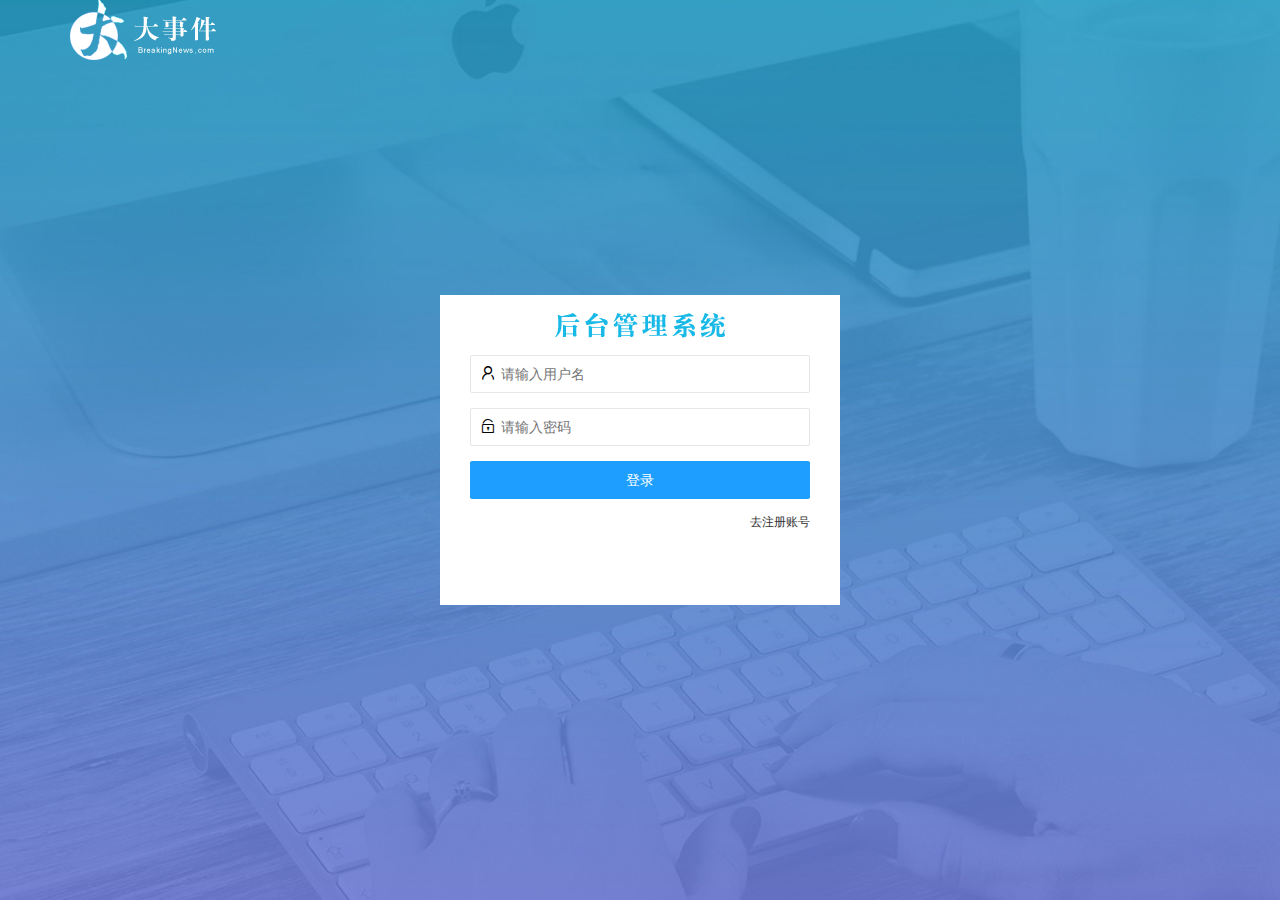
<file: login.html>
<!DOCTYPE html>
<html lang="en">

<head>
  <meta charset="UTF-8">
  <meta name="viewport" content="width=device-width, initial-scale=1.0">
  <title>大事件—登录、注册</title>
  <!--  导入 layui css样式-->
  <link rel="stylesheet" href="/assets/lib/layui/css/layui.css" />
  <!-- 导入自己的样式 -->
  <link rel="stylesheet" href="/assets/css/login.css" />
</head>

<body>
  <!-- 头部 logo 区域 -->
  <div class='layui-main'>
    <img src="/assets/images/logo.png" alt="" />
  </div>
  <!-- 登录区域 -->
  <div class="loginAndRegBox">
    <div class="title-box"></div>

    <!-- 登录区域 -->
    <div class="login-box">
      <!-- 登录的表单 -->
      <form class="layui-form" id="form_login">
        <!-- 用户名 -->
        <div class="layui-form-item">
          <i class="layui-icon layui-icon-username"></i>
          <input type="text" name="username" required lay-verify="required" placeholder="请输入用户名" autocomplete="off"
            class="layui-input">
        </div>
        <!-- 密码 -->
        <div class="layui-form-item">
          <i class="layui-icon layui-icon-password"></i>
          <input type="password" name="password" required lay-verify="required|pwd" placeholder="请输入密码"
            autocomplete="off" class="layui-input">
        </div>
        <!-- 登录按钮 -->
        <div class="layui-form-item">
          <button class="layui-btn layui-btn-fluid layui-btn-normal" lay-submit>登录</button>
        </div>

        <div class="layui-form-item links">
          <a href="javascript:;" id="link_reg">去注册账号</a>
        </div>
      </form>
    </div>


    <!-- 注册区域 -->
    <div class="reg-box">
      <form class="layui-form" id="form_reg">
        <!-- 用户名 -->
        <div class="layui-form-item">
          <i class="layui-icon layui-icon-username"></i>
          <input type="text" name="username" required lay-verify="required" placeholder="请输入用户名" autocomplete="off"
            class="layui-input">
        </div>
        <!-- 密码 -->
        <div class="layui-form-item">
          <i class="layui-icon layui-icon-password"></i>
          <input type="password" name="password" required lay-verify="required|pwd" placeholder="请输入密码"
            autocomplete="off" class="layui-input">
        </div>
        <!-- 确认密码 -->
        <div class="layui-form-item">
          <i class="layui-icon layui-icon-password"></i>
          <input type="password" name="repassword" required lay-verify="required|pwd|repwd" placeholder="请再次输入密码"
            autocomplete="off" class="layui-input">
        </div>
        <!-- 注册按钮 -->
        <div class="layui-form-item">
          <button class="layui-btn layui-btn-fluid layui-btn-normal" lay-submit>注册</button>
        </div>
        <div class="layui-form-item links">
          <a href="javascript:;" id="link_login" class="">去登录</a>
        </div>
      </form>
    </div>
  </div>

  <!-- 导入 jquery js文件 -->
  <script src="/assets/lib/jquery.js"></script>
  <!-- 导入 layui js文件 -->
  <script src="/assets/lib/layui/layui.all.js"></script>
  <!-- 导入自己的js文件 -->
  <script src="/assets/js/login.js"></script>
</body>

</html>
</file>
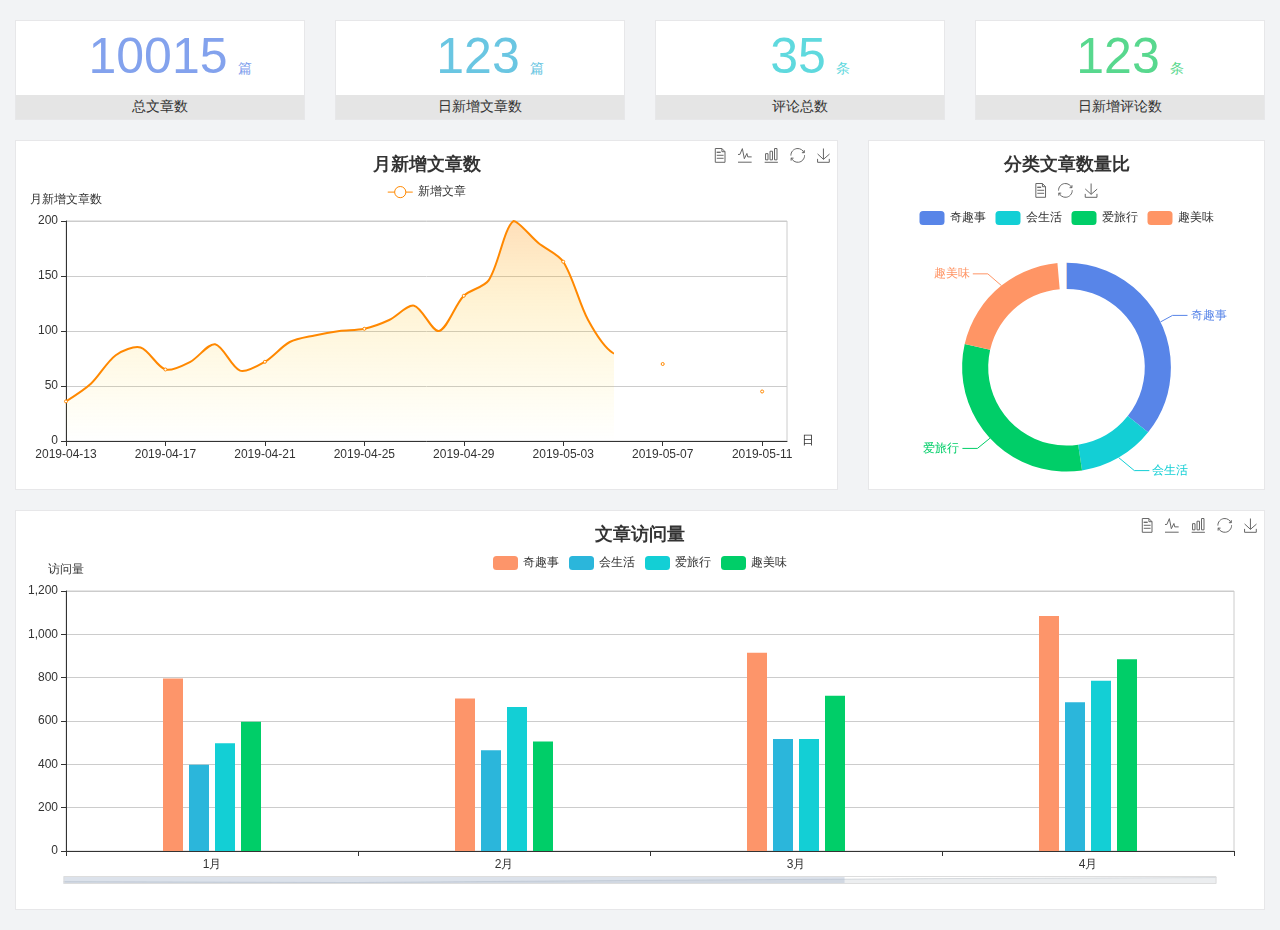
<file: home/dashboard.html>
<!DOCTYPE html>
<html lang="en">

<head>
  <meta charset="UTF-8">
  <meta name="viewport" content="width=device-width, initial-scale=1.0">
  <meta http-equiv="X-UA-Compatible" content="ie=edge">
  <title>图表统计</title>
  <link rel="stylesheet" href="../../assets/lib/bootstrap.css" />
  <link rel="stylesheet" href="../../assets/lib/main.css" />
  <script src="../../assets/lib/jquery.js"></script>
  <script type="text/javascript" src="../../assets/lib/echarts.min.js"></script>
</head>

<body>
  <div class="container-fluid">
    <div class="row spannel_list">
      <div class="col-sm-3 col-xs-6">
        <div class="spannel">
          <em>10015</em><span>篇</span>
          <b>总文章数</b>
        </div>
      </div>
      <div class="col-sm-3 col-xs-6">
        <div class="spannel scolor01">
          <em>123</em><span>篇</span>
          <b>日新增文章数</b>
        </div>
      </div>
      <div class="col-sm-3 col-xs-6">
        <div class="spannel scolor02">
          <em>35</em><span>条</span>
          <b>评论总数</b>
        </div>
      </div>
      <div class="col-sm-3 col-xs-6">
        <div class="spannel scolor03">
          <em>123</em><span>条</span>
          <b>日新增评论数</b>
        </div>
      </div>
    </div>
  </div>

  <div class="container-fluid">
    <div class="row curve-pie">
      <div class="col-lg-8 col-md-8">
        <div class="gragh_pannel" id="curve_show"></div>
      </div>
      <div class="col-lg-4 col-md-4">
        <div class="gragh_pannel" id="pie_show"></div>
      </div>
    </div>
  </div>

  <div class="container-fluid">
    <div class="column_pannel" id="column_show"></div>
  </div>

  <script>
    var oChart = echarts.init(document.getElementById('curve_show'));
    var aList_all = [
      { 'count': 36, 'date': '2019-04-13' },
      { 'count': 52, 'date': '2019-04-14' },
      { 'count': 78, 'date': '2019-04-15' },
      { 'count': 85, 'date': '2019-04-16' },
      { 'count': 65, 'date': '2019-04-17' },
      { 'count': 72, 'date': '2019-04-18' },
      { 'count': 88, 'date': '2019-04-19' },
      { 'count': 64, 'date': '2019-04-20' },
      { 'count': 72, 'date': '2019-04-21' },
      { 'count': 90, 'date': '2019-04-22' },
      { 'count': 96, 'date': '2019-04-23' },
      { 'count': 100, 'date': '2019-04-24' },
      { 'count': 102, 'date': '2019-04-25' },
      { 'count': 110, 'date': '2019-04-26' },
      { 'count': 123, 'date': '2019-04-27' },
      { 'count': 100, 'date': '2019-04-28' },
      { 'count': 132, 'date': '2019-04-29' },
      { 'count': 146, 'date': '2019-04-30' },
      { 'count': 200, 'date': '2019-05-01' },
      { 'count': 180, 'date': '2019-05-02' },
      { 'count': 163, 'date': '2019-05-03' },
      { 'count': 110, 'date': '2019-05-04' },
      { 'count': 80, 'date': '2019-05-05' },
      { 'count': 82, 'date': '2019-05-06' },
      { 'count': 70, 'date': '2019-05-07' },
      { 'count': 65, 'date': '2019-05-08' },
      { 'count': 54, 'date': '2019-05-09' },
      { 'count': 40, 'date': '2019-05-10' },
      { 'count': 45, 'date': '2019-05-11' },
      { 'count': 38, 'date': '2019-05-12' },
    ];

    let aCount = [];
    let aDate = [];

    for (var i = 0; i < aList_all.length; i++) {
      aCount.push(aList_all[i].count);
      aDate.push(aList_all[i].date);
    }

    var chartopt = {
      title: {
        text: '月新增文章数',
        left: 'center',
        top: '10'
      },
      tooltip: {
        trigger: 'axis'
      },
      legend: {
        data: ['新增文章'],
        top: '40'
      },
      toolbox: {
        show: true,
        feature: {
          mark: { show: true },
          dataView: { show: true, readOnly: false },
          magicType: { show: true, type: ['line', 'bar'] },
          restore: { show: true },
          saveAsImage: { show: true }
        }
      },
      calculable: true,
      xAxis: [
        {
          name: '日',
          type: 'category',
          boundaryGap: false,
          data: aDate
        }
      ],
      yAxis: [
        {
          name: '月新增文章数',
          type: 'value'
        }
      ],
      series: [
        {
          name: '新增文章',
          type: 'line',
          smooth: true,
          itemStyle: { normal: { areaStyle: { type: 'default' }, color: '#f80' }, lineStyle: { color: '#f80' } },
          data: aCount
        }],
      areaStyle: {
        normal: {
          color: new echarts.graphic.LinearGradient(0, 0, 0, 1, [{
            offset: 0,
            color: 'rgba(255,136,0,0.39)'
          }, {
            offset: .34,
            color: 'rgba(255,180,0,0.25)'
          }, {
            offset: 1,
            color: 'rgba(255,222,0,0.00)'
          }])

        }
      },
      grid: {
        show: true,
        x: 50,
        x2: 50,
        y: 80,
        height: 220
      }
    };

    oChart.setOption(chartopt);


    var oPie = echarts.init(document.getElementById('pie_show'));
    var oPieopt =
    {
      title: {
        top: 10,
        text: '分类文章数量比',
        x: 'center'
      },
      tooltip: {
        trigger: 'item',
        formatter: "{a} <br/>{b} : {c} ({d}%)"
      },
      color: ['#5885e8', '#13cfd5', '#00ce68', '#ff9565'],
      legend: {
        x: 'center',
        top: 65,
        data: ['奇趣事', '会生活', '爱旅行', '趣美味']
      },
      toolbox: {
        show: true,
        x: 'center',
        top: 35,
        feature: {
          mark: { show: true },
          dataView: { show: true, readOnly: false },
          magicType: {
            show: true,
            type: ['pie', 'funnel'],
            option: {
              funnel: {
                x: '25%',
                width: '50%',
                funnelAlign: 'left',
                max: 1548
              }
            }
          },
          restore: { show: true },
          saveAsImage: { show: true }
        }
      },
      calculable: true,
      series: [
        {
          name: '访问来源',
          type: 'pie',
          radius: ['45%', '60%'],
          center: ['50%', '65%'],
          data: [
            { value: 300, name: '奇趣事' },
            { value: 100, name: '会生活' },
            { value: 260, name: '爱旅行' },
            { value: 180, name: '趣美味' }
          ]
        }
      ]
    };
    oPie.setOption(oPieopt);



    var oColumn = this.echarts.init(document.getElementById('column_show'));
    var oColumnopt =
    {
      title: {
        text: '文章访问量',
        left: 'center',
        top: '10'
      },
      tooltip: {
        trigger: 'axis'
      },
      legend: {
        data: ['奇趣事', '会生活', '爱旅行', '趣美味'],
        top: '40'
      },
      toolbox: {
        show: true,
        feature: {
          mark: { show: true },
          dataView: { show: true, readOnly: false },
          magicType: { show: true, type: ['line', 'bar'] },
          restore: { show: true },
          saveAsImage: { show: true }
        }
      },
      calculable: true,
      xAxis: [
        {
          type: 'category',
          data: ['1月', '2月', '3月', '4月', '5月']
        }
      ],
      yAxis: [
        {
          name: '访问量',
          type: 'value'
        }
      ],
      series: [
        {
          name: '奇趣事',
          type: 'bar',
          barWidth: 20,
          itemStyle: {
            normal: { areaStyle: { type: 'default' }, color: '#fd956a' }
          },
          data: [800, 708, 920, 1090, 1200]
        },
        {
          name: '会生活',
          type: 'bar',
          barWidth: 20,
          itemStyle: {
            normal: { areaStyle: { type: 'default' }, color: '#2bb6db' }
          },
          data: [400, 468, 520, 690, 800]
        },
        {
          name: '爱旅行',
          type: 'bar',
          barWidth: 20,
          itemStyle: {
            normal: { areaStyle: { type: 'default' }, color: '#13cfd5' }
          },
          data: [500, 668, 520, 790, 900]
        },
        {
          name: '趣美味',
          type: 'bar',
          barWidth: 20,
          itemStyle: {
            normal: { areaStyle: { type: 'default' }, color: '#00ce68' }
          },
          data: [600, 508, 720, 890, 1000]
        }
      ],
      grid: {
        show: true,
        x: 50,
        x2: 30,
        y: 80,
        height: 260
      },
      dataZoom: [//给x轴设置滚动条
        {
          start: 0,//默认为0
          end: 100 - 1000 / 31,//默认为100
          type: 'slider',
          show: true,
          xAxisIndex: [0],
          handleSize: 0,//滑动条的 左右2个滑动条的大小
          height: 8,//组件高度
          left: 45, //左边的距离
          right: 50,//右边的距离
          bottom: 26,//右边的距离
          handleColor: '#ddd',//h滑动图标的颜色
          handleStyle: {
            borderColor: "#cacaca",
            borderWidth: "1",
            shadowBlur: 2,
            background: "#ddd",
            shadowColor: "#ddd",
          }
        }]
    };
    oColumn.setOption(oColumnopt);
  </script>
</body>

</html>
</file>
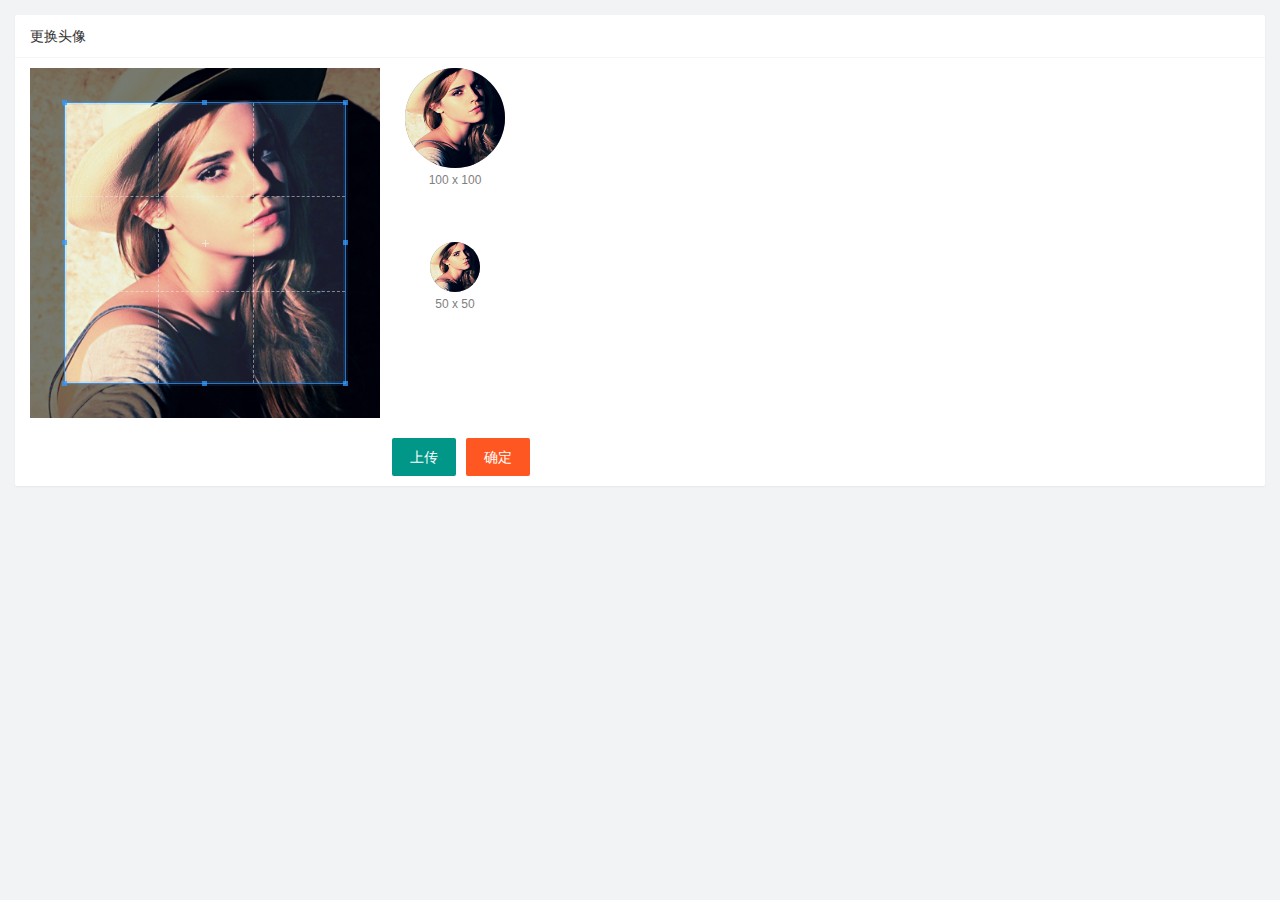
<file: user/user_avatar.html>
<!DOCTYPE html>
<html lang="en">

<head>
  <meta charset="UTF-8">
  <meta name="viewport" content="width=device-width, initial-scale=1.0">
  <title>Document</title>

  <link rel="stylesheet" href="/assets/lib/cropper/cropper.css" />
  <!-- 导入 layui 的css样式 -->
  <link rel="stylesheet" href="../assets/lib/layui/css/layui.css">
  <!-- 导入自己的css 样式 -->
  <link rel="stylesheet" href="/assets/css/user/user_avatar.css">
</head>

<body>
  <!-- 卡片面板 -->
  <div class="layui-card">
    <div class="layui-card-header">更换头像</div>
    <div class="layui-card-body">
      <!-- 第一行的图片裁剪和预览区域 -->
      <div class="row1">
        <!-- 图片裁剪区域 -->
        <div class="cropper-box">
          <!-- 这个 img 标签很重要，将来会把它初始化为裁剪区域 -->
          <img id="image" src="/assets/images/sample.jpg" />
        </div>
        <!-- 图片的预览区域 -->
        <div class="preview-box">
          <div>
            <!-- 宽高为 100px 的预览区域 -->
            <div class="img-preview w100"></div>
            <p class="size">100 x 100</p>
          </div>
          <div>
            <!-- 宽高为 50px 的预览区域 -->
            <div class="img-preview w50"></div>
            <p class="size">50 x 50</p>
          </div>
        </div>
      </div>
      <!-- 第二行的按钮区域 -->
      <div class="row2">
        <input type="file" id="file" accept="image/png,image/jpeg" />
        <button type="button" class="layui-btn" id="btnChooseImage">上传</button>
        <button type="button" class="layui-btn layui-btn-danger" id="btnUpload">确定</button>
      </div>
    </div>
  </div>


  <!-- 导入 layui 的JS文件 -->
  <script src='/assets/lib/layui/layui.all.js'></script>
  <!-- 导入 jQuery -->
  <script src='/assets/lib/jquery.js'></script>
  <script src="/assets/lib/cropper/Cropper.js"></script>
  <script src="/assets/lib/cropper/jquery-cropper.js"></script>
  <!-- 导入自己封装的 baseAPI -->
  <script src='/assets/js/baseAPI.js'></script>
  <!-- 导入自己的 js 文件 -->
  <script src='/assets/js/user/user_avatar.js'></script>
</body>

</html>
</file>
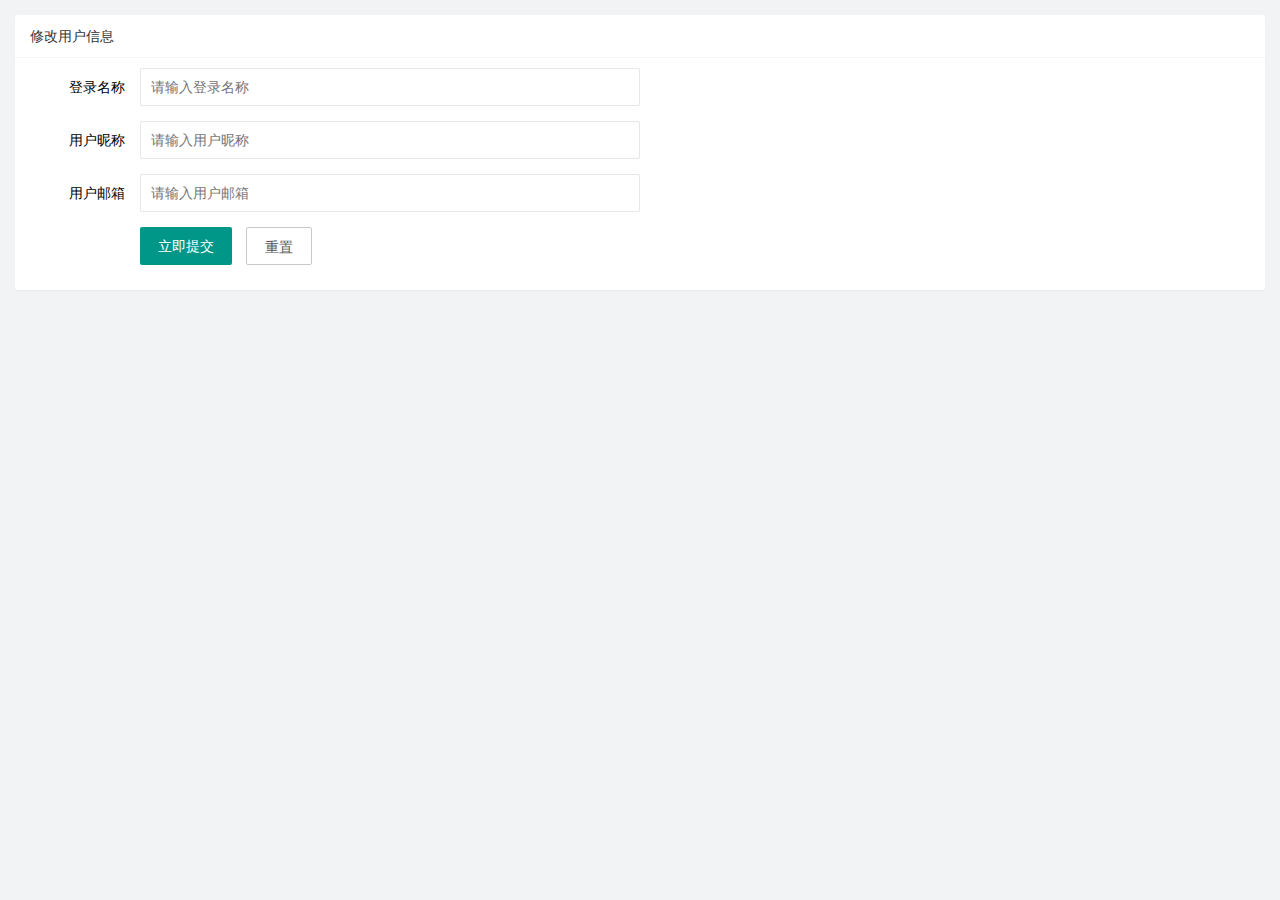
<file: user/user_info.html>
<!DOCTYPE html>
<html lang="en">

<head>
  <meta charset="UTF-8">
  <meta name="viewport" content="width=device-width, initial-scale=1.0">
  <title>Document</title>
  <!-- 导入 layui 的css样式 -->
  <link rel="stylesheet" href="../assets/lib/layui/css/layui.css">
  <!-- 导入自己的css 样式 -->
  <link rel="stylesheet" href="/assets/css/user/user_info.css">
</head>

<body>
  <!-- 卡片面板 -->
  <div class="layui-card">
    <div class="layui-card-header">修改用户信息</div>
    <div class="layui-card-body">
      <!-- 表单区域 -->
      <form class="layui-form" lay-filter='formUserInfo'>
        <!-- 这是一个隐藏域 -->
        <input type="hidden" name="id" value=""/>
        <!-- 用户名称框 -->
        <div class="layui-form-item">
          <label class="layui-form-label">登录名称</label>
          <div class="layui-input-block">
            <input type="text" name="username" required lay-verify="required" placeholder="请输入登录名称" autocomplete="off"
              class="layui-input" readonly>
            <!-- readonly 禁用用户输入 -->
          </div>
        </div>

        <!--用户昵称框 -->
        <div class="layui-form-item">
          <label class="layui-form-label">用户昵称</label>
          <div class="layui-input-block">
            <input type="text" name="nickname" required lay-verify="required|nickname" placeholder="请输入用户昵称"
              autocomplete="off" class="layui-input">
          </div>
        </div>

        <!-- 用户邮箱框 -->
        <div class="layui-form-item">
          <label class="layui-form-label">用户邮箱</label>
          <div class="layui-input-block">
            <input type="text" name="email" required lay-verify="required" placeholder="请输入用户邮箱" autocomplete="off"
              class="layui-input">
          </div>
        </div>

        <div class="layui-form-item">
          <div class="layui-input-block">
            <button class="layui-btn" lay-submit lay-filter="formDemo">立即提交</button>
            <button type="reset" class="layui-btn layui-btn-primary" id="btnReset">重置</button>
          </div>
        </div>

      </form>
    </div>
  </div>



  <!-- 导入 layui JS文件 -->
  <script src="../assets/lib/layui/layui.all.js"></script>
  <!-- 导入 Jquery 的JS文件 -->
  <script src="../assets/lib/jquery.js"></script>
  <!-- 导入 baseAPI 文件 -->
  <script src="../assets/js/baseAPI.js"></script>
  <!-- 导入自己的JS文件 -->
  <script src="../assets/js/user/user_info.js"></script>

</body>

</html>
</file>
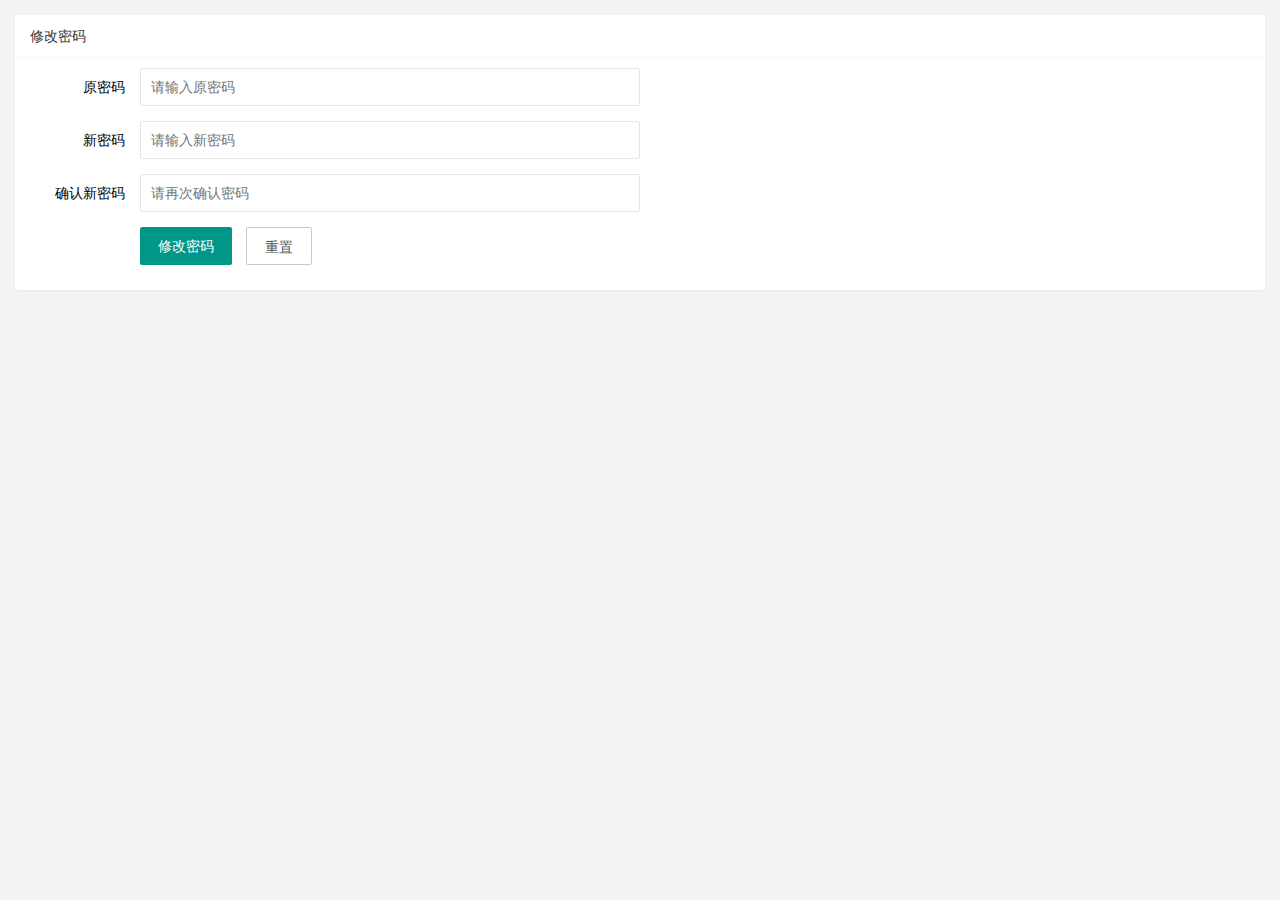
<file: user/user_pwd.html>
<!DOCTYPE html>
<html lang="en">

<head>
  <meta charset="UTF-8">
  <meta name="viewport" content="width=device-width, initial-scale=1.0">
  <title>Document</title>
   <!-- 导入 layui 的css样式 -->
   <link rel="stylesheet" href="../assets/lib/layui/css/layui.css">
   <!-- 导入自己的css 样式 -->
   <link rel="stylesheet" href="/assets/css/user/user_pwd.css">
</head>

<body>
  <!-- 卡片区域 -->
  <div class="layui-card">
    <div class="layui-card-header">修改密码</div>
    <div class="layui-card-body">
      <!-- 表单区域 -->
      <form class="layui-form">
        <!-- 原密码 -->
        <div class="layui-form-item">
          <label class="layui-form-label">原密码</label>
          <div class="layui-input-block">
            <input type="password" name="oldPwd" required lay-verify="required|pwd" placeholder="请输入原密码" autocomplete="off"
              class="layui-input" />
          </div>
        </div>
        <!-- 新密码 -->
        <div class="layui-form-item">
          <label class="layui-form-label">新密码</label>
          <div class="layui-input-block">
            <input type="password" name="newPwd" required lay-verify="required|pwd|somepwd" placeholder="请输入新密码" autocomplete="off"
              class="layui-input" />
          </div>
        </div>
        <!-- 确认新密码 -->
        <div class="layui-form-item">
          <label class="layui-form-label">确认新密码</label>
          <div class="layui-input-block">
            <input type="password" name="rePwd" required lay-verify="required|pwd|repwd" placeholder="请再次确认密码" autocomplete="off"
              class="layui-input" />
          </div>
        </div>
        <div class="layui-form-item">
          <div class="layui-input-block">
            <button class="layui-btn" lay-submit lay-filter="formDemo">修改密码</button>
            <button type="reset" class="layui-btn layui-btn-primary">重置</button>
          </div>
        </div>
      </form>
    </div>
  </div>

  <!-- 导入 layui 的JS文件 -->
  <script src='/assets/lib/layui/layui.all.js'></script>
  <!-- 导入 jQuery -->
  <script src='/assets/lib/jquery.js'></script>
  <!-- 导入自己封装的 baseAPI -->
  <script src='/assets/js/baseAPI.js'></script>
  <!-- 导入自己的 js 文件 -->
  <script src='/assets/js/user/user_pwd.js'></script>
</body>

</html>
</file>
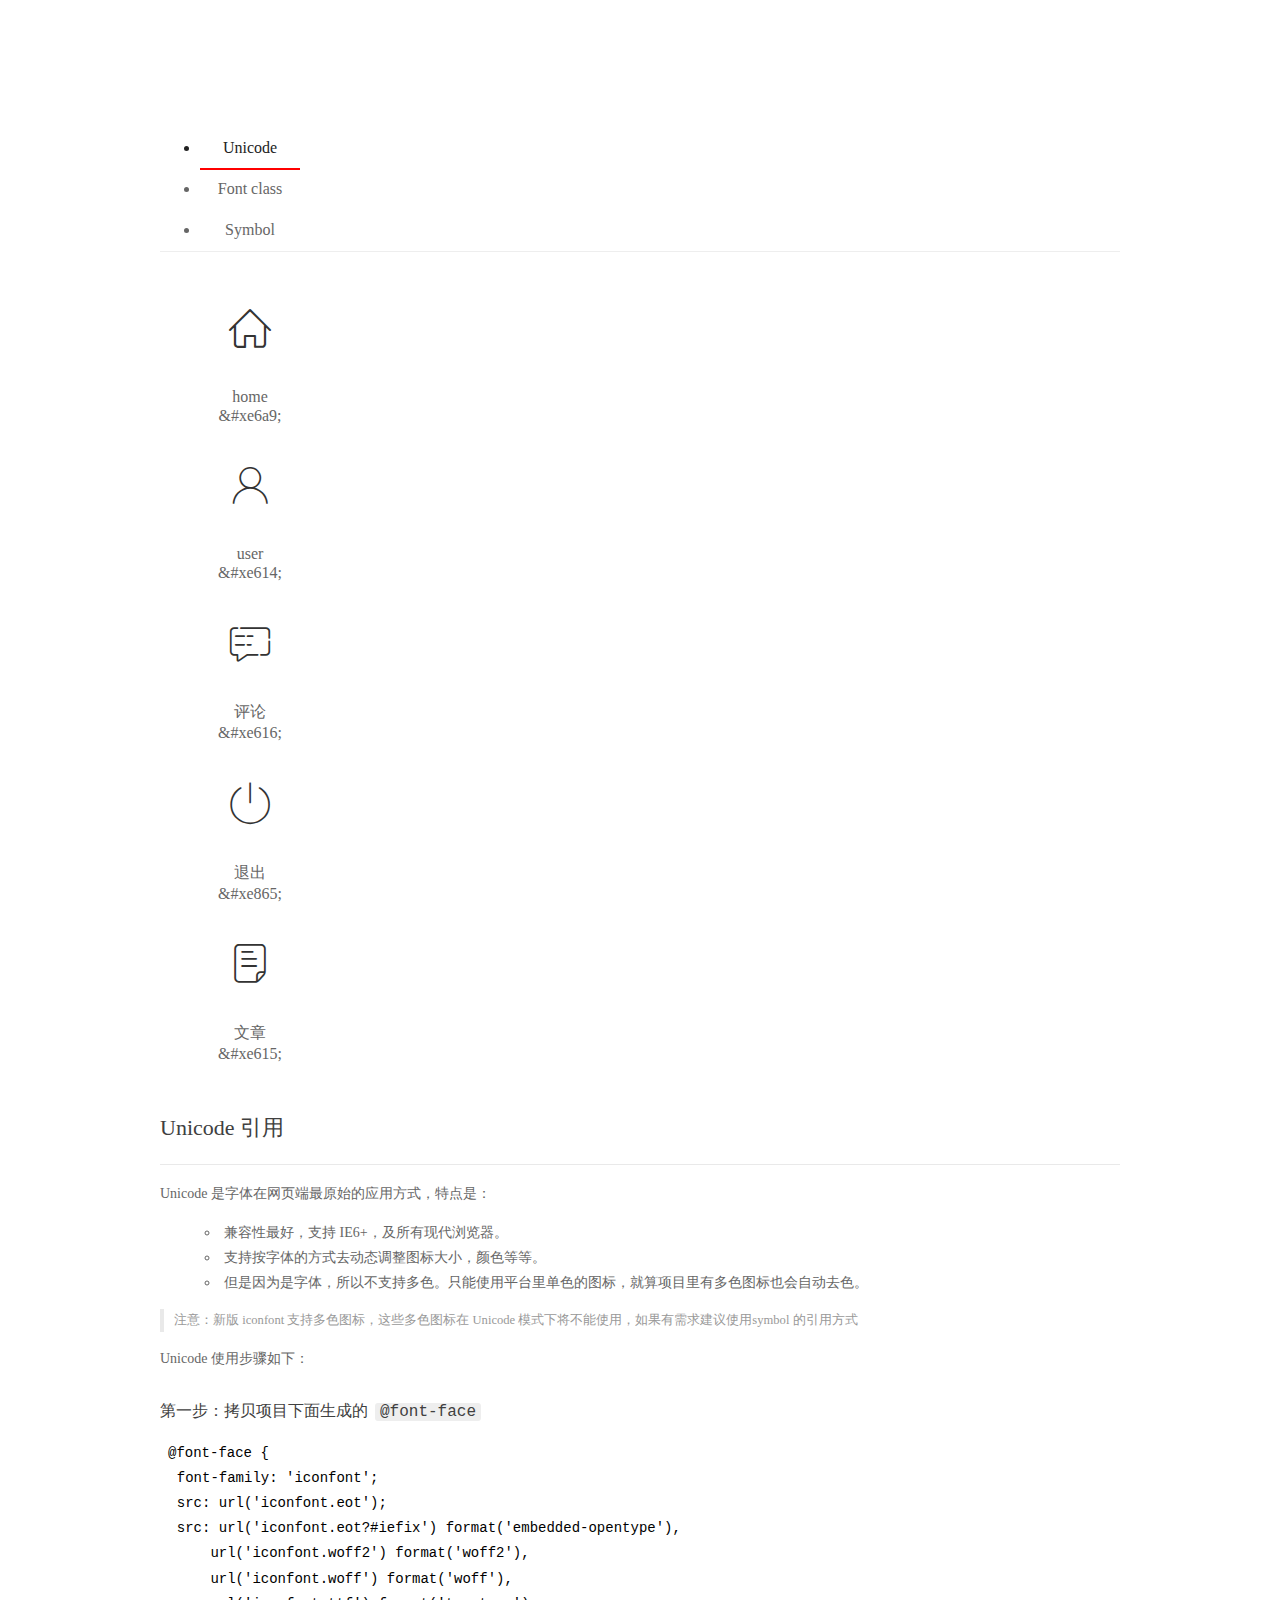
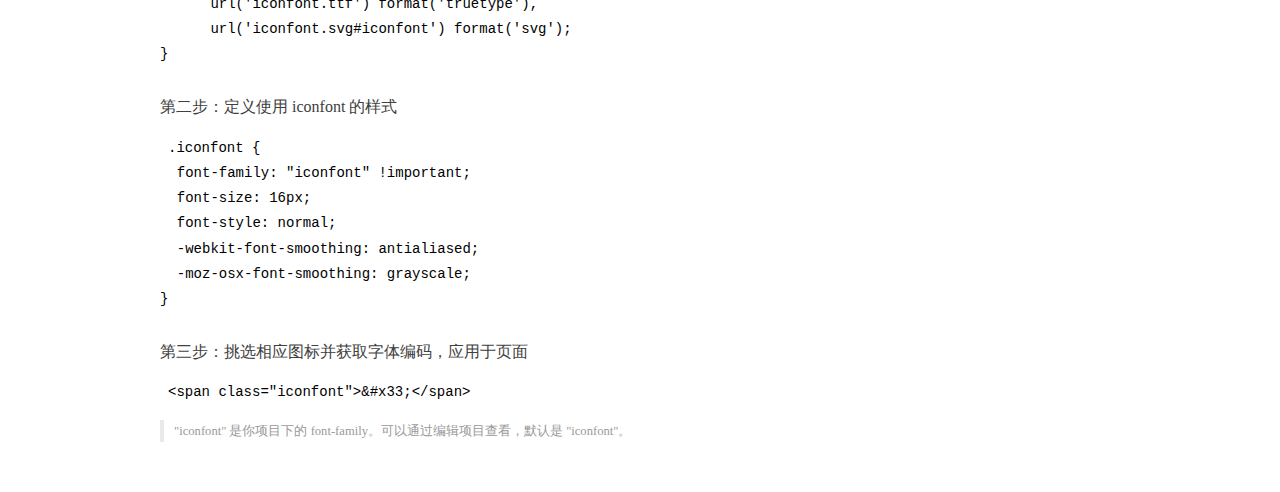
<file: assets/fonts/demo_index.html>
<!DOCTYPE html>
<html>
<head>
  <meta charset="utf-8"/>
  <title>IconFont Demo</title>
  <link rel="shortcut icon" href="https://gtms04.alicdn.com/tps/i4/TB1_oz6GVXXXXaFXpXXJDFnIXXX-64-64.ico" type="image/x-icon"/>
  <link rel="stylesheet" href="https://g.alicdn.com/thx/cube/1.3.2/cube.min.css">
  <link rel="stylesheet" href="demo.css">
  <link rel="stylesheet" href="iconfont.css">
  <script src="iconfont.js"></script>
  <!-- jQuery -->
  <script src="https://a1.alicdn.com/oss/uploads/2018/12/26/7bfddb60-08e8-11e9-9b04-53e73bb6408b.js"></script>
  <!-- 代码高亮 -->
  <script src="https://a1.alicdn.com/oss/uploads/2018/12/26/a3f714d0-08e6-11e9-8a15-ebf944d7534c.js"></script>
</head>
<body>
  <div class="main">
    <h1 class="logo"><a href="https://www.iconfont.cn/" title="iconfont 首页" target="_blank">&#xe86b;</a></h1>
    <div class="nav-tabs">
      <ul id="tabs" class="dib-box">
        <li class="dib active"><span>Unicode</span></li>
        <li class="dib"><span>Font class</span></li>
        <li class="dib"><span>Symbol</span></li>
      </ul>
      
    </div>
    <div class="tab-container">
      <div class="content unicode" style="display: block;">
          <ul class="icon_lists dib-box">
          
            <li class="dib">
              <span class="icon iconfont">&#xe6a9;</span>
                <div class="name">home</div>
                <div class="code-name">&amp;#xe6a9;</div>
              </li>
          
            <li class="dib">
              <span class="icon iconfont">&#xe614;</span>
                <div class="name">user</div>
                <div class="code-name">&amp;#xe614;</div>
              </li>
          
            <li class="dib">
              <span class="icon iconfont">&#xe616;</span>
                <div class="name">评论</div>
                <div class="code-name">&amp;#xe616;</div>
              </li>
          
            <li class="dib">
              <span class="icon iconfont">&#xe865;</span>
                <div class="name">退出</div>
                <div class="code-name">&amp;#xe865;</div>
              </li>
          
            <li class="dib">
              <span class="icon iconfont">&#xe615;</span>
                <div class="name">文章</div>
                <div class="code-name">&amp;#xe615;</div>
              </li>
          
          </ul>
          <div class="article markdown">
          <h2 id="unicode-">Unicode 引用</h2>
          <hr>

          <p>Unicode 是字体在网页端最原始的应用方式，特点是：</p>
          <ul>
            <li>兼容性最好，支持 IE6+，及所有现代浏览器。</li>
            <li>支持按字体的方式去动态调整图标大小，颜色等等。</li>
            <li>但是因为是字体，所以不支持多色。只能使用平台里单色的图标，就算项目里有多色图标也会自动去色。</li>
          </ul>
          <blockquote>
            <p>注意：新版 iconfont 支持多色图标，这些多色图标在 Unicode 模式下将不能使用，如果有需求建议使用symbol 的引用方式</p>
          </blockquote>
          <p>Unicode 使用步骤如下：</p>
          <h3 id="-font-face">第一步：拷贝项目下面生成的 <code>@font-face</code></h3>
<pre><code class="language-css"
>@font-face {
  font-family: 'iconfont';
  src: url('iconfont.eot');
  src: url('iconfont.eot?#iefix') format('embedded-opentype'),
      url('iconfont.woff2') format('woff2'),
      url('iconfont.woff') format('woff'),
      url('iconfont.ttf') format('truetype'),
      url('iconfont.svg#iconfont') format('svg');
}
</code></pre>
          <h3 id="-iconfont-">第二步：定义使用 iconfont 的样式</h3>
<pre><code class="language-css"
>.iconfont {
  font-family: "iconfont" !important;
  font-size: 16px;
  font-style: normal;
  -webkit-font-smoothing: antialiased;
  -moz-osx-font-smoothing: grayscale;
}
</code></pre>
          <h3 id="-">第三步：挑选相应图标并获取字体编码，应用于页面</h3>
<pre>
<code class="language-html"
>&lt;span class="iconfont"&gt;&amp;#x33;&lt;/span&gt;
</code></pre>
          <blockquote>
            <p>"iconfont" 是你项目下的 font-family。可以通过编辑项目查看，默认是 "iconfont"。</p>
          </blockquote>
          </div>
      </div>
      <div class="content font-class">
        <ul class="icon_lists dib-box">
          
          <li class="dib">
            <span class="icon iconfont icon-home"></span>
            <div class="name">
              home
            </div>
            <div class="code-name">.icon-home
            </div>
          </li>
          
          <li class="dib">
            <span class="icon iconfont icon-user"></span>
            <div class="name">
              user
            </div>
            <div class="code-name">.icon-user
            </div>
          </li>
          
          <li class="dib">
            <span class="icon iconfont icon-pinglun"></span>
            <div class="name">
              评论
            </div>
            <div class="code-name">.icon-pinglun
            </div>
          </li>
          
          <li class="dib">
            <span class="icon iconfont icon-tuichu"></span>
            <div class="name">
              退出
            </div>
            <div class="code-name">.icon-tuichu
            </div>
          </li>
          
          <li class="dib">
            <span class="icon iconfont icon-16"></span>
            <div class="name">
              文章
            </div>
            <div class="code-name">.icon-16
            </div>
          </li>
          
        </ul>
        <div class="article markdown">
        <h2 id="font-class-">font-class 引用</h2>
        <hr>

        <p>font-class 是 Unicode 使用方式的一种变种，主要是解决 Unicode 书写不直观，语意不明确的问题。</p>
        <p>与 Unicode 使用方式相比，具有如下特点：</p>
        <ul>
          <li>兼容性良好，支持 IE8+，及所有现代浏览器。</li>
          <li>相比于 Unicode 语意明确，书写更直观。可以很容易分辨这个 icon 是什么。</li>
          <li>因为使用 class 来定义图标，所以当要替换图标时，只需要修改 class 里面的 Unicode 引用。</li>
          <li>不过因为本质上还是使用的字体，所以多色图标还是不支持的。</li>
        </ul>
        <p>使用步骤如下：</p>
        <h3 id="-fontclass-">第一步：引入项目下面生成的 fontclass 代码：</h3>
<pre><code class="language-html">&lt;link rel="stylesheet" href="./iconfont.css"&gt;
</code></pre>
        <h3 id="-">第二步：挑选相应图标并获取类名，应用于页面：</h3>
<pre><code class="language-html">&lt;span class="iconfont icon-xxx"&gt;&lt;/span&gt;
</code></pre>
        <blockquote>
          <p>"
            iconfont" 是你项目下的 font-family。可以通过编辑项目查看，默认是 "iconfont"。</p>
        </blockquote>
      </div>
      </div>
      <div class="content symbol">
          <ul class="icon_lists dib-box">
          
            <li class="dib">
                <svg class="icon svg-icon" aria-hidden="true">
                  <use xlink:href="#icon-home"></use>
                </svg>
                <div class="name">home</div>
                <div class="code-name">#icon-home</div>
            </li>
          
            <li class="dib">
                <svg class="icon svg-icon" aria-hidden="true">
                  <use xlink:href="#icon-user"></use>
                </svg>
                <div class="name">user</div>
                <div class="code-name">#icon-user</div>
            </li>
          
            <li class="dib">
                <svg class="icon svg-icon" aria-hidden="true">
                  <use xlink:href="#icon-pinglun"></use>
                </svg>
                <div class="name">评论</div>
                <div class="code-name">#icon-pinglun</div>
            </li>
          
            <li class="dib">
                <svg class="icon svg-icon" aria-hidden="true">
                  <use xlink:href="#icon-tuichu"></use>
                </svg>
                <div class="name">退出</div>
                <div class="code-name">#icon-tuichu</div>
            </li>
          
            <li class="dib">
                <svg class="icon svg-icon" aria-hidden="true">
                  <use xlink:href="#icon-16"></use>
                </svg>
                <div class="name">文章</div>
                <div class="code-name">#icon-16</div>
            </li>
          
          </ul>
          <div class="article markdown">
          <h2 id="symbol-">Symbol 引用</h2>
          <hr>

          <p>这是一种全新的使用方式，应该说这才是未来的主流，也是平台目前推荐的用法。相关介绍可以参考这篇<a href="">文章</a>
            这种用法其实是做了一个 SVG 的集合，与另外两种相比具有如下特点：</p>
          <ul>
            <li>支持多色图标了，不再受单色限制。</li>
            <li>通过一些技巧，支持像字体那样，通过 <code>font-size</code>, <code>color</code> 来调整样式。</li>
            <li>兼容性较差，支持 IE9+，及现代浏览器。</li>
            <li>浏览器渲染 SVG 的性能一般，还不如 png。</li>
          </ul>
          <p>使用步骤如下：</p>
          <h3 id="-symbol-">第一步：引入项目下面生成的 symbol 代码：</h3>
<pre><code class="language-html">&lt;script src="./iconfont.js"&gt;&lt;/script&gt;
</code></pre>
          <h3 id="-css-">第二步：加入通用 CSS 代码（引入一次就行）：</h3>
<pre><code class="language-html">&lt;style&gt;
.icon {
  width: 1em;
  height: 1em;
  vertical-align: -0.15em;
  fill: currentColor;
  overflow: hidden;
}
&lt;/style&gt;
</code></pre>
          <h3 id="-">第三步：挑选相应图标并获取类名，应用于页面：</h3>
<pre><code class="language-html">&lt;svg class="icon" aria-hidden="true"&gt;
  &lt;use xlink:href="#icon-xxx"&gt;&lt;/use&gt;
&lt;/svg&gt;
</code></pre>
          </div>
      </div>

    </div>
  </div>
  <script>
  $(document).ready(function () {
      $('.tab-container .content:first').show()

      $('#tabs li').click(function (e) {
        var tabContent = $('.tab-container .content')
        var index = $(this).index()

        if ($(this).hasClass('active')) {
          return
        } else {
          $('#tabs li').removeClass('active')
          $(this).addClass('active')

          tabContent.hide().eq(index).fadeIn()
        }
      })
    })
  </script>
</body>
</html>
</file>
<file: assets/lib/layui/css/layui.css>
/** layui-v2.5.5 MIT License By https://www.layui.com */
 .layui-inline,img{display:inline-block;vertical-align:middle}h1,h2,h3,h4,h5,h6{font-weight:400}.layui-edge,.layui-header,.layui-inline,.layui-main{position:relative}.layui-body,.layui-edge,.layui-elip{overflow:hidden}.layui-btn,.layui-edge,.layui-inline,img{vertical-align:middle}.layui-btn,.layui-disabled,.layui-icon,.layui-unselect{-moz-user-select:none;-webkit-user-select:none;-ms-user-select:none}.layui-elip,.layui-form-checkbox span,.layui-form-pane .layui-form-label{text-overflow:ellipsis;white-space:nowrap}.layui-breadcrumb,.layui-tree-btnGroup{visibility:hidden}blockquote,body,button,dd,div,dl,dt,form,h1,h2,h3,h4,h5,h6,input,li,ol,p,pre,td,textarea,th,ul{margin:0;padding:0;-webkit-tap-highlight-color:rgba(0,0,0,0)}a:active,a:hover{outline:0}img{border:none}li{list-style:none}table{border-collapse:collapse;border-spacing:0}h4,h5,h6{font-size:100%}button,input,optgroup,option,select,textarea{font-family:inherit;font-size:inherit;font-style:inherit;font-weight:inherit;outline:0}pre{white-space:pre-wrap;white-space:-moz-pre-wrap;white-space:-pre-wrap;white-space:-o-pre-wrap;word-wrap:break-word}body{line-height:24px;font:14px Helvetica Neue,Helvetica,PingFang SC,Tahoma,Arial,sans-serif}hr{height:1px;margin:10px 0;border:0;clear:both}a{color:#333;text-decoration:none}a:hover{color:#777}a cite{font-style:normal;*cursor:pointer}.layui-border-box,.layui-border-box *{box-sizing:border-box}.layui-box,.layui-box *{box-sizing:content-box}.layui-clear{clear:both;*zoom:1}.layui-clear:after{content:'\20';clear:both;*zoom:1;display:block;height:0}.layui-inline{*display:inline;*zoom:1}.layui-edge{display:inline-block;width:0;height:0;border-width:6px;border-style:dashed;border-color:transparent}.layui-edge-top{top:-4px;border-bottom-color:#999;border-bottom-style:solid}.layui-edge-right{border-left-color:#999;border-left-style:solid}.layui-edge-bottom{top:2px;border-top-color:#999;border-top-style:solid}.layui-edge-left{border-right-color:#999;border-right-style:solid}.layui-disabled,.layui-disabled:hover{color:#d2d2d2!important;cursor:not-allowed!important}.layui-circle{border-radius:100%}.layui-show{display:block!important}.layui-hide{display:none!important}@font-face{font-family:layui-icon;src:url(../font/iconfont.eot?v=250);src:url(../font/iconfont.eot?v=250#iefix) format('embedded-opentype'),url(../font/iconfont.woff2?v=250) format('woff2'),url(../font/iconfont.woff?v=250) format('woff'),url(../font/iconfont.ttf?v=250) format('truetype'),url(../font/iconfont.svg?v=250#layui-icon) format('svg')}.layui-icon{font-family:layui-icon!important;font-size:16px;font-style:normal;-webkit-font-smoothing:antialiased;-moz-osx-font-smoothing:grayscale}.layui-icon-reply-fill:before{content:"\e611"}.layui-icon-set-fill:before{content:"\e614"}.layui-icon-menu-fill:before{content:"\e60f"}.layui-icon-search:before{content:"\e615"}.layui-icon-share:before{content:"\e641"}.layui-icon-set-sm:before{content:"\e620"}.layui-icon-engine:before{content:"\e628"}.layui-icon-close:before{content:"\1006"}.layui-icon-close-fill:before{content:"\1007"}.layui-icon-chart-screen:before{content:"\e629"}.layui-icon-star:before{content:"\e600"}.layui-icon-circle-dot:before{content:"\e617"}.layui-icon-chat:before{content:"\e606"}.layui-icon-release:before{content:"\e609"}.layui-icon-list:before{content:"\e60a"}.layui-icon-chart:before{content:"\e62c"}.layui-icon-ok-circle:before{content:"\1005"}.layui-icon-layim-theme:before{content:"\e61b"}.layui-icon-table:before{content:"\e62d"}.layui-icon-right:before{content:"\e602"}.layui-icon-left:before{content:"\e603"}.layui-icon-cart-simple:before{content:"\e698"}.layui-icon-face-cry:before{content:"\e69c"}.layui-icon-face-smile:before{content:"\e6af"}.layui-icon-survey:before{content:"\e6b2"}.layui-icon-tree:before{content:"\e62e"}.layui-icon-upload-circle:before{content:"\e62f"}.layui-icon-add-circle:before{content:"\e61f"}.layui-icon-download-circle:before{content:"\e601"}.layui-icon-templeate-1:before{content:"\e630"}.layui-icon-util:before{content:"\e631"}.layui-icon-face-surprised:before{content:"\e664"}.layui-icon-edit:before{content:"\e642"}.layui-icon-speaker:before{content:"\e645"}.layui-icon-down:before{content:"\e61a"}.layui-icon-file:before{content:"\e621"}.layui-icon-layouts:before{content:"\e632"}.layui-icon-rate-half:before{content:"\e6c9"}.layui-icon-add-circle-fine:before{content:"\e608"}.layui-icon-prev-circle:before{content:"\e633"}.layui-icon-read:before{content:"\e705"}.layui-icon-404:before{content:"\e61c"}.layui-icon-carousel:before{content:"\e634"}.layui-icon-help:before{content:"\e607"}.layui-icon-code-circle:before{content:"\e635"}.layui-icon-water:before{content:"\e636"}.layui-icon-username:before{content:"\e66f"}.layui-icon-find-fill:before{content:"\e670"}.layui-icon-about:before{content:"\e60b"}.layui-icon-location:before{content:"\e715"}.layui-icon-up:before{content:"\e619"}.layui-icon-pause:before{content:"\e651"}.layui-icon-date:before{content:"\e637"}.layui-icon-layim-uploadfile:before{content:"\e61d"}.layui-icon-delete:before{content:"\e640"}.layui-icon-play:before{content:"\e652"}.layui-icon-top:before{content:"\e604"}.layui-icon-friends:before{content:"\e612"}.layui-icon-refresh-3:before{content:"\e9aa"}.layui-icon-ok:before{content:"\e605"}.layui-icon-layer:before{content:"\e638"}.layui-icon-face-smile-fine:before{content:"\e60c"}.layui-icon-dollar:before{content:"\e659"}.layui-icon-group:before{content:"\e613"}.layui-icon-layim-download:before{content:"\e61e"}.layui-icon-picture-fine:before{content:"\e60d"}.layui-icon-link:before{content:"\e64c"}.layui-icon-diamond:before{content:"\e735"}.layui-icon-log:before{content:"\e60e"}.layui-icon-rate-solid:before{content:"\e67a"}.layui-icon-fonts-del:before{content:"\e64f"}.layui-icon-unlink:before{content:"\e64d"}.layui-icon-fonts-clear:before{content:"\e639"}.layui-icon-triangle-r:before{content:"\e623"}.layui-icon-circle:before{content:"\e63f"}.layui-icon-radio:before{content:"\e643"}.layui-icon-align-center:before{content:"\e647"}.layui-icon-align-right:before{content:"\e648"}.layui-icon-align-left:before{content:"\e649"}.layui-icon-loading-1:before{content:"\e63e"}.layui-icon-return:before{content:"\e65c"}.layui-icon-fonts-strong:before{content:"\e62b"}.layui-icon-upload:before{content:"\e67c"}.layui-icon-dialogue:before{content:"\e63a"}.layui-icon-video:before{content:"\e6ed"}.layui-icon-headset:before{content:"\e6fc"}.layui-icon-cellphone-fine:before{content:"\e63b"}.layui-icon-add-1:before{content:"\e654"}.layui-icon-face-smile-b:before{content:"\e650"}.layui-icon-fonts-html:before{content:"\e64b"}.layui-icon-form:before{content:"\e63c"}.layui-icon-cart:before{content:"\e657"}.layui-icon-camera-fill:before{content:"\e65d"}.layui-icon-tabs:before{content:"\e62a"}.layui-icon-fonts-code:before{content:"\e64e"}.layui-icon-fire:before{content:"\e756"}.layui-icon-set:before{content:"\e716"}.layui-icon-fonts-u:before{content:"\e646"}.layui-icon-triangle-d:before{content:"\e625"}.layui-icon-tips:before{content:"\e702"}.layui-icon-picture:before{content:"\e64a"}.layui-icon-more-vertical:before{content:"\e671"}.layui-icon-flag:before{content:"\e66c"}.layui-icon-loading:before{content:"\e63d"}.layui-icon-fonts-i:before{content:"\e644"}.layui-icon-refresh-1:before{content:"\e666"}.layui-icon-rmb:before{content:"\e65e"}.layui-icon-home:before{content:"\e68e"}.layui-icon-user:before{content:"\e770"}.layui-icon-notice:before{content:"\e667"}.layui-icon-login-weibo:before{content:"\e675"}.layui-icon-voice:before{content:"\e688"}.layui-icon-upload-drag:before{content:"\e681"}.layui-icon-login-qq:before{content:"\e676"}.layui-icon-snowflake:before{content:"\e6b1"}.layui-icon-file-b:before{content:"\e655"}.layui-icon-template:before{content:"\e663"}.layui-icon-auz:before{content:"\e672"}.layui-icon-console:before{content:"\e665"}.layui-icon-app:before{content:"\e653"}.layui-icon-prev:before{content:"\e65a"}.layui-icon-website:before{content:"\e7ae"}.layui-icon-next:before{content:"\e65b"}.layui-icon-component:before{content:"\e857"}.layui-icon-more:before{content:"\e65f"}.layui-icon-login-wechat:before{content:"\e677"}.layui-icon-shrink-right:before{content:"\e668"}.layui-icon-spread-left:before{content:"\e66b"}.layui-icon-camera:before{content:"\e660"}.layui-icon-note:before{content:"\e66e"}.layui-icon-refresh:before{content:"\e669"}.layui-icon-female:before{content:"\e661"}.layui-icon-male:before{content:"\e662"}.layui-icon-password:before{content:"\e673"}.layui-icon-senior:before{content:"\e674"}.layui-icon-theme:before{content:"\e66a"}.layui-icon-tread:before{content:"\e6c5"}.layui-icon-praise:before{content:"\e6c6"}.layui-icon-star-fill:before{content:"\e658"}.layui-icon-rate:before{content:"\e67b"}.layui-icon-template-1:before{content:"\e656"}.layui-icon-vercode:before{content:"\e679"}.layui-icon-cellphone:before{content:"\e678"}.layui-icon-screen-full:before{content:"\e622"}.layui-icon-screen-restore:before{content:"\e758"}.layui-icon-cols:before{content:"\e610"}.layui-icon-export:before{content:"\e67d"}.layui-icon-print:before{content:"\e66d"}.layui-icon-slider:before{content:"\e714"}.layui-icon-addition:before{content:"\e624"}.layui-icon-subtraction:before{content:"\e67e"}.layui-icon-service:before{content:"\e626"}.layui-icon-transfer:before{content:"\e691"}.layui-main{width:1140px;margin:0 auto}.layui-header{z-index:1000;height:60px}.layui-header a:hover{transition:all .5s;-webkit-transition:all .5s}.layui-side{position:fixed;left:0;top:0;bottom:0;z-index:999;width:200px;overflow-x:hidden}.layui-side-scroll{position:relative;width:220px;height:100%;overflow-x:hidden}.layui-body{position:absolute;left:200px;right:0;top:0;bottom:0;z-index:998;width:auto;overflow-y:auto;box-sizing:border-box}.layui-layout-body{overflow:hidden}.layui-layout-admin .layui-header{background-color:#23262E}.layui-layout-admin .layui-side{top:60px;width:200px;overflow-x:hidden}.layui-layout-admin .layui-body{position:fixed;top:60px;bottom:44px}.layui-layout-admin .layui-main{width:auto;margin:0 15px}.layui-layout-admin .layui-footer{position:fixed;left:200px;right:0;bottom:0;height:44px;line-height:44px;padding:0 15px;background-color:#eee}.layui-layout-admin .layui-logo{position:absolute;left:0;top:0;width:200px;height:100%;line-height:60px;text-align:center;color:#009688;font-size:16px}.layui-layout-admin .layui-header .layui-nav{background:0 0}.layui-layout-left{position:absolute!important;left:200px;top:0}.layui-layout-right{position:absolute!important;right:0;top:0}.layui-container{position:relative;margin:0 auto;padding:0 15px;box-sizing:border-box}.layui-fluid{position:relative;margin:0 auto;padding:0 15px}.layui-row:after,.layui-row:before{content:'';display:block;clear:both}.layui-col-lg1,.layui-col-lg10,.layui-col-lg11,.layui-col-lg12,.layui-col-lg2,.layui-col-lg3,.layui-col-lg4,.layui-col-lg5,.layui-col-lg6,.layui-col-lg7,.layui-col-lg8,.layui-col-lg9,.layui-col-md1,.layui-col-md10,.layui-col-md11,.layui-col-md12,.layui-col-md2,.layui-col-md3,.layui-col-md4,.layui-col-md5,.layui-col-md6,.layui-col-md7,.layui-col-md8,.layui-col-md9,.layui-col-sm1,.layui-col-sm10,.layui-col-sm11,.layui-col-sm12,.layui-col-sm2,.layui-col-sm3,.layui-col-sm4,.layui-col-sm5,.layui-col-sm6,.layui-col-sm7,.layui-col-sm8,.layui-col-sm9,.layui-col-xs1,.layui-col-xs10,.layui-col-xs11,.layui-col-xs12,.layui-col-xs2,.layui-col-xs3,.layui-col-xs4,.layui-col-xs5,.layui-col-xs6,.layui-col-xs7,.layui-col-xs8,.layui-col-xs9{position:relative;display:block;box-sizing:border-box}.layui-col-xs1,.layui-col-xs10,.layui-col-xs11,.layui-col-xs12,.layui-col-xs2,.layui-col-xs3,.layui-col-xs4,.layui-col-xs5,.layui-col-xs6,.layui-col-xs7,.layui-col-xs8,.layui-col-xs9{float:left}.layui-col-xs1{width:8.33333333%}.layui-col-xs2{width:16.66666667%}.layui-col-xs3{width:25%}.layui-col-xs4{width:33.33333333%}.layui-col-xs5{width:41.66666667%}.layui-col-xs6{width:50%}.layui-col-xs7{width:58.33333333%}.layui-col-xs8{width:66.66666667%}.layui-col-xs9{width:75%}.layui-col-xs10{width:83.33333333%}.layui-col-xs11{width:91.66666667%}.layui-col-xs12{width:100%}.layui-col-xs-offset1{margin-left:8.33333333%}.layui-col-xs-offset2{margin-left:16.66666667%}.layui-col-xs-offset3{margin-left:25%}.layui-col-xs-offset4{margin-left:33.33333333%}.layui-col-xs-offset5{margin-left:41.66666667%}.layui-col-xs-offset6{margin-left:50%}.layui-col-xs-offset7{margin-left:58.33333333%}.layui-col-xs-offset8{margin-left:66.66666667%}.layui-col-xs-offset9{margin-left:75%}.layui-col-xs-offset10{margin-left:83.33333333%}.layui-col-xs-offset11{margin-left:91.66666667%}.layui-col-xs-offset12{margin-left:100%}@media screen and (max-width:768px){.layui-hide-xs{display:none!important}.layui-show-xs-block{display:block!important}.layui-show-xs-inline{display:inline!important}.layui-show-xs-inline-block{display:inline-block!important}}@media screen and (min-width:768px){.layui-container{width:750px}.layui-hide-sm{display:none!important}.layui-show-sm-block{display:block!important}.layui-show-sm-inline{display:inline!important}.layui-show-sm-inline-block{display:inline-block!important}.layui-col-sm1,.layui-col-sm10,.layui-col-sm11,.layui-col-sm12,.layui-col-sm2,.layui-col-sm3,.layui-col-sm4,.layui-col-sm5,.layui-col-sm6,.layui-col-sm7,.layui-col-sm8,.layui-col-sm9{float:left}.layui-col-sm1{width:8.33333333%}.layui-col-sm2{width:16.66666667%}.layui-col-sm3{width:25%}.layui-col-sm4{width:33.33333333%}.layui-col-sm5{width:41.66666667%}.layui-col-sm6{width:50%}.layui-col-sm7{width:58.33333333%}.layui-col-sm8{width:66.66666667%}.layui-col-sm9{width:75%}.layui-col-sm10{width:83.33333333%}.layui-col-sm11{width:91.66666667%}.layui-col-sm12{width:100%}.layui-col-sm-offset1{margin-left:8.33333333%}.layui-col-sm-offset2{margin-left:16.66666667%}.layui-col-sm-offset3{margin-left:25%}.layui-col-sm-offset4{margin-left:33.33333333%}.layui-col-sm-offset5{margin-left:41.66666667%}.layui-col-sm-offset6{margin-left:50%}.layui-col-sm-offset7{margin-left:58.33333333%}.layui-col-sm-offset8{margin-left:66.66666667%}.layui-col-sm-offset9{margin-left:75%}.layui-col-sm-offset10{margin-left:83.33333333%}.layui-col-sm-offset11{margin-left:91.66666667%}.layui-col-sm-offset12{margin-left:100%}}@media screen and (min-width:992px){.layui-container{width:970px}.layui-hide-md{display:none!important}.layui-show-md-block{display:block!important}.layui-show-md-inline{display:inline!important}.layui-show-md-inline-block{display:inline-block!important}.layui-col-md1,.layui-col-md10,.layui-col-md11,.layui-col-md12,.layui-col-md2,.layui-col-md3,.layui-col-md4,.layui-col-md5,.layui-col-md6,.layui-col-md7,.layui-col-md8,.layui-col-md9{float:left}.layui-col-md1{width:8.33333333%}.layui-col-md2{width:16.66666667%}.layui-col-md3{width:25%}.layui-col-md4{width:33.33333333%}.layui-col-md5{width:41.66666667%}.layui-col-md6{width:50%}.layui-col-md7{width:58.33333333%}.layui-col-md8{width:66.66666667%}.layui-col-md9{width:75%}.layui-col-md10{width:83.33333333%}.layui-col-md11{width:91.66666667%}.layui-col-md12{width:100%}.layui-col-md-offset1{margin-left:8.33333333%}.layui-col-md-offset2{margin-left:16.66666667%}.layui-col-md-offset3{margin-left:25%}.layui-col-md-offset4{margin-left:33.33333333%}.layui-col-md-offset5{margin-left:41.66666667%}.layui-col-md-offset6{margin-left:50%}.layui-col-md-offset7{margin-left:58.33333333%}.layui-col-md-offset8{margin-left:66.66666667%}.layui-col-md-offset9{margin-left:75%}.layui-col-md-offset10{margin-left:83.33333333%}.layui-col-md-offset11{margin-left:91.66666667%}.layui-col-md-offset12{margin-left:100%}}@media screen and (min-width:1200px){.layui-container{width:1170px}.layui-hide-lg{display:none!important}.layui-show-lg-block{display:block!important}.layui-show-lg-inline{display:inline!important}.layui-show-lg-inline-block{display:inline-block!important}.layui-col-lg1,.layui-col-lg10,.layui-col-lg11,.layui-col-lg12,.layui-col-lg2,.layui-col-lg3,.layui-col-lg4,.layui-col-lg5,.layui-col-lg6,.layui-col-lg7,.layui-col-lg8,.layui-col-lg9{float:left}.layui-col-lg1{width:8.33333333%}.layui-col-lg2{width:16.66666667%}.layui-col-lg3{width:25%}.layui-col-lg4{width:33.33333333%}.layui-col-lg5{width:41.66666667%}.layui-col-lg6{width:50%}.layui-col-lg7{width:58.33333333%}.layui-col-lg8{width:66.66666667%}.layui-col-lg9{width:75%}.layui-col-lg10{width:83.33333333%}.layui-col-lg11{width:91.66666667%}.layui-col-lg12{width:100%}.layui-col-lg-offset1{margin-left:8.33333333%}.layui-col-lg-offset2{margin-left:16.66666667%}.layui-col-lg-offset3{margin-left:25%}.layui-col-lg-offset4{margin-left:33.33333333%}.layui-col-lg-offset5{margin-left:41.66666667%}.layui-col-lg-offset6{margin-left:50%}.layui-col-lg-offset7{margin-left:58.33333333%}.layui-col-lg-offset8{margin-left:66.66666667%}.layui-col-lg-offset9{margin-left:75%}.layui-col-lg-offset10{margin-left:83.33333333%}.layui-col-lg-offset11{margin-left:91.66666667%}.layui-col-lg-offset12{margin-left:100%}}.layui-col-space1{margin:-.5px}.layui-col-space1>*{padding:.5px}.layui-col-space3{margin:-1.5px}.layui-col-space3>*{padding:1.5px}.layui-col-space5{margin:-2.5px}.layui-col-space5>*{padding:2.5px}.layui-col-space8{margin:-3.5px}.layui-col-space8>*{padding:3.5px}.layui-col-space10{margin:-5px}.layui-col-space10>*{padding:5px}.layui-col-space12{margin:-6px}.layui-col-space12>*{padding:6px}.layui-col-space15{margin:-7.5px}.layui-col-space15>*{padding:7.5px}.layui-col-space18{margin:-9px}.layui-col-space18>*{padding:9px}.layui-col-space20{margin:-10px}.layui-col-space20>*{padding:10px}.layui-col-space22{margin:-11px}.layui-col-space22>*{padding:11px}.layui-col-space25{margin:-12.5px}.layui-col-space25>*{padding:12.5px}.layui-col-space30{margin:-15px}.layui-col-space30>*{padding:15px}.layui-btn,.layui-input,.layui-select,.layui-textarea,.layui-upload-button{outline:0;-webkit-appearance:none;transition:all .3s;-webkit-transition:all .3s;box-sizing:border-box}.layui-elem-quote{margin-bottom:10px;padding:15px;line-height:22px;border-left:5px solid #009688;border-radius:0 2px 2px 0;background-color:#f2f2f2}.layui-quote-nm{border-style:solid;border-width:1px 1px 1px 5px;background:0 0}.layui-elem-field{margin-bottom:10px;padding:0;border-width:1px;border-style:solid}.layui-elem-field legend{margin-left:20px;padding:0 10px;font-size:20px;font-weight:300}.layui-field-title{margin:10px 0 20px;border-width:1px 0 0}.layui-field-box{padding:10px 15px}.layui-field-title .layui-field-box{padding:10px 0}.layui-progress{position:relative;height:6px;border-radius:20px;background-color:#e2e2e2}.layui-progress-bar{position:absolute;left:0;top:0;width:0;max-width:100%;height:6px;border-radius:20px;text-align:right;background-color:#5FB878;transition:all .3s;-webkit-transition:all .3s}.layui-progress-big,.layui-progress-big .layui-progress-bar{height:18px;line-height:18px}.layui-progress-text{position:relative;top:-20px;line-height:18px;font-size:12px;color:#666}.layui-progress-big .layui-progress-text{position:static;padding:0 10px;color:#fff}.layui-collapse{border-width:1px;border-style:solid;border-radius:2px}.layui-colla-content,.layui-colla-item{border-top-width:1px;border-top-style:solid}.layui-colla-item:first-child{border-top:none}.layui-colla-title{position:relative;height:42px;line-height:42px;padding:0 15px 0 35px;color:#333;background-color:#f2f2f2;cursor:pointer;font-size:14px;overflow:hidden}.layui-colla-content{display:none;padding:10px 15px;line-height:22px;color:#666}.layui-colla-icon{position:absolute;left:15px;top:0;font-size:14px}.layui-card{margin-bottom:15px;border-radius:2px;background-color:#fff;box-shadow:0 1px 2px 0 rgba(0,0,0,.05)}.layui-card:last-child{margin-bottom:0}.layui-card-header{position:relative;height:42px;line-height:42px;padding:0 15px;border-bottom:1px solid #f6f6f6;color:#333;border-radius:2px 2px 0 0;font-size:14px}.layui-bg-black,.layui-bg-blue,.layui-bg-cyan,.layui-bg-green,.layui-bg-orange,.layui-bg-red{color:#fff!important}.layui-card-body{position:relative;padding:10px 15px;line-height:24px}.layui-card-body[pad15]{padding:15px}.layui-card-body[pad20]{padding:20px}.layui-card-body .layui-table{margin:5px 0}.layui-card .layui-tab{margin:0}.layui-panel-window{position:relative;padding:15px;border-radius:0;border-top:5px solid #E6E6E6;background-color:#fff}.layui-auxiliar-moving{position:fixed;left:0;right:0;top:0;bottom:0;width:100%;height:100%;background:0 0;z-index:9999999999}.layui-form-label,.layui-form-mid,.layui-form-select,.layui-input-block,.layui-input-inline,.layui-textarea{position:relative}.layui-bg-red{background-color:#FF5722!important}.layui-bg-orange{background-color:#FFB800!important}.layui-bg-green{background-color:#009688!important}.layui-bg-cyan{background-color:#2F4056!important}.layui-bg-blue{background-color:#1E9FFF!important}.layui-bg-black{background-color:#393D49!important}.layui-bg-gray{background-color:#eee!important;color:#666!important}.layui-badge-rim,.layui-colla-content,.layui-colla-item,.layui-collapse,.layui-elem-field,.layui-form-pane .layui-form-item[pane],.layui-form-pane .layui-form-label,.layui-input,.layui-layedit,.layui-layedit-tool,.layui-quote-nm,.layui-select,.layui-tab-bar,.layui-tab-card,.layui-tab-title,.layui-tab-title .layui-this:after,.layui-textarea{border-color:#e6e6e6}.layui-timeline-item:before,hr{background-color:#e6e6e6}.layui-text{line-height:22px;font-size:14px;color:#666}.layui-text h1,.layui-text h2,.layui-text h3{font-weight:500;color:#333}.layui-text h1{font-size:30px}.layui-text h2{font-size:24px}.layui-text h3{font-size:18px}.layui-text a:not(.layui-btn){color:#01AAED}.layui-text a:not(.layui-btn):hover{text-decoration:underline}.layui-text ul{padding:5px 0 5px 15px}.layui-text ul li{margin-top:5px;list-style-type:disc}.layui-text em,.layui-word-aux{color:#999!important;padding:0 5px!important}.layui-btn{display:inline-block;height:38px;line-height:38px;padding:0 18px;background-color:#009688;color:#fff;white-space:nowrap;text-align:center;font-size:14px;border:none;border-radius:2px;cursor:pointer}.layui-btn:hover{opacity:.8;filter:alpha(opacity=80);color:#fff}.layui-btn:active{opacity:1;filter:alpha(opacity=100)}.layui-btn+.layui-btn{margin-left:10px}.layui-btn-container{font-size:0}.layui-btn-container .layui-btn{margin-right:10px;margin-bottom:10px}.layui-btn-container .layui-btn+.layui-btn{margin-left:0}.layui-table .layui-btn-container .layui-btn{margin-bottom:9px}.layui-btn-radius{border-radius:100px}.layui-btn .layui-icon{margin-right:3px;font-size:18px;vertical-align:bottom;vertical-align:middle\9}.layui-btn-primary{border:1px solid #C9C9C9;background-color:#fff;color:#555}.layui-btn-primary:hover{border-color:#009688;color:#333}.layui-btn-normal{background-color:#1E9FFF}.layui-btn-warm{background-color:#FFB800}.layui-btn-danger{background-color:#FF5722}.layui-btn-checked{background-color:#5FB878}.layui-btn-disabled,.layui-btn-disabled:active,.layui-btn-disabled:hover{border:1px solid #e6e6e6;background-color:#FBFBFB;color:#C9C9C9;cursor:not-allowed;opacity:1}.layui-btn-lg{height:44px;line-height:44px;padding:0 25px;font-size:16px}.layui-btn-sm{height:30px;line-height:30px;padding:0 10px;font-size:12px}.layui-btn-sm i{font-size:16px!important}.layui-btn-xs{height:22px;line-height:22px;padding:0 5px;font-size:12px}.layui-btn-xs i{font-size:14px!important}.layui-btn-group{display:inline-block;vertical-align:middle;font-size:0}.layui-btn-group .layui-btn{margin-left:0!important;margin-right:0!important;border-left:1px solid rgba(255,255,255,.5);border-radius:0}.layui-btn-group .layui-btn-primary{border-left:none}.layui-btn-group .layui-btn-primary:hover{border-color:#C9C9C9;color:#009688}.layui-btn-group .layui-btn:first-child{border-left:none;border-radius:2px 0 0 2px}.layui-btn-group .layui-btn-primary:first-child{border-left:1px solid #c9c9c9}.layui-btn-group .layui-btn:last-child{border-radius:0 2px 2px 0}.layui-btn-group .layui-btn+.layui-btn{margin-left:0}.layui-btn-group+.layui-btn-group{margin-left:10px}.layui-btn-fluid{width:100%}.layui-input,.layui-select,.layui-textarea{height:38px;line-height:1.3;line-height:38px\9;border-width:1px;border-style:solid;background-color:#fff;border-radius:2px}.layui-input::-webkit-input-placeholder,.layui-select::-webkit-input-placeholder,.layui-textarea::-webkit-input-placeholder{line-height:1.3}.layui-input,.layui-textarea{display:block;width:100%;padding-left:10px}.layui-input:hover,.layui-textarea:hover{border-color:#D2D2D2!important}.layui-input:focus,.layui-textarea:focus{border-color:#C9C9C9!important}.layui-textarea{min-height:100px;height:auto;line-height:20px;padding:6px 10px;resize:vertical}.layui-select{padding:0 10px}.layui-form input[type=checkbox],.layui-form input[type=radio],.layui-form select{display:none}.layui-form [lay-ignore]{display:initial}.layui-form-item{margin-bottom:15px;clear:both;*zoom:1}.layui-form-item:after{content:'\20';clear:both;*zoom:1;display:block;height:0}.layui-form-label{float:left;display:block;padding:9px 15px;width:80px;font-weight:400;line-height:20px;text-align:right}.layui-form-label-col{display:block;float:none;padding:9px 0;line-height:20px;text-align:left}.layui-form-item .layui-inline{margin-bottom:5px;margin-right:10px}.layui-input-block{margin-left:110px;min-height:36px}.layui-input-inline{display:inline-block;vertical-align:middle}.layui-form-item .layui-input-inline{float:left;width:190px;margin-right:10px}.layui-form-text .layui-input-inline{width:auto}.layui-form-mid{float:left;display:block;padding:9px 0!important;line-height:20px;margin-right:10px}.layui-form-danger+.layui-form-select .layui-input,.layui-form-danger:focus{border-color:#FF5722!important}.layui-form-select .layui-input{padding-right:30px;cursor:pointer}.layui-form-select .layui-edge{position:absolute;right:10px;top:50%;margin-top:-3px;cursor:pointer;border-width:6px;border-top-color:#c2c2c2;border-top-style:solid;transition:all .3s;-webkit-transition:all .3s}.layui-form-select dl{display:none;position:absolute;left:0;top:42px;padding:5px 0;z-index:899;min-width:100%;border:1px solid #d2d2d2;max-height:300px;overflow-y:auto;background-color:#fff;border-radius:2px;box-shadow:0 2px 4px rgba(0,0,0,.12);box-sizing:border-box}.layui-form-select dl dd,.layui-form-select dl dt{padding:0 10px;line-height:36px;white-space:nowrap;overflow:hidden;text-overflow:ellipsis}.layui-form-select dl dt{font-size:12px;color:#999}.layui-form-select dl dd{cursor:pointer}.layui-form-select dl dd:hover{background-color:#f2f2f2;-webkit-transition:.5s all;transition:.5s all}.layui-form-select .layui-select-group dd{padding-left:20px}.layui-form-select dl dd.layui-select-tips{padding-left:10px!important;color:#999}.layui-form-select dl dd.layui-this{background-color:#5FB878;color:#fff}.layui-form-checkbox,.layui-form-select dl dd.layui-disabled{background-color:#fff}.layui-form-selected dl{display:block}.layui-form-checkbox,.layui-form-checkbox *,.layui-form-switch{display:inline-block;vertical-align:middle}.layui-form-selected .layui-edge{margin-top:-9px;-webkit-transform:rotate(180deg);transform:rotate(180deg);margin-top:-3px\9}:root .layui-form-selected .layui-edge{margin-top:-9px\0/IE9}.layui-form-selectup dl{top:auto;bottom:42px}.layui-select-none{margin:5px 0;text-align:center;color:#999}.layui-select-disabled .layui-disabled{border-color:#eee!important}.layui-select-disabled .layui-edge{border-top-color:#d2d2d2}.layui-form-checkbox{position:relative;height:30px;line-height:30px;margin-right:10px;padding-right:30px;cursor:pointer;font-size:0;-webkit-transition:.1s linear;transition:.1s linear;box-sizing:border-box}.layui-form-checkbox span{padding:0 10px;height:100%;font-size:14px;border-radius:2px 0 0 2px;background-color:#d2d2d2;color:#fff;overflow:hidden}.layui-form-checkbox:hover span{background-color:#c2c2c2}.layui-form-checkbox i{position:absolute;right:0;top:0;width:30px;height:28px;border:1px solid #d2d2d2;border-left:none;border-radius:0 2px 2px 0;color:#fff;font-size:20px;text-align:center}.layui-form-checkbox:hover i{border-color:#c2c2c2;color:#c2c2c2}.layui-form-checked,.layui-form-checked:hover{border-color:#5FB878}.layui-form-checked span,.layui-form-checked:hover span{background-color:#5FB878}.layui-form-checked i,.layui-form-checked:hover i{color:#5FB878}.layui-form-item .layui-form-checkbox{margin-top:4px}.layui-form-checkbox[lay-skin=primary]{height:auto!important;line-height:normal!important;min-width:18px;min-height:18px;border:none!important;margin-right:0;padding-left:28px;padding-right:0;background:0 0}.layui-form-checkbox[lay-skin=primary] span{padding-left:0;padding-right:15px;line-height:18px;background:0 0;color:#666}.layui-form-checkbox[lay-skin=primary] i{right:auto;left:0;width:16px;height:16px;line-height:16px;border:1px solid #d2d2d2;font-size:12px;border-radius:2px;background-color:#fff;-webkit-transition:.1s linear;transition:.1s linear}.layui-form-checkbox[lay-skin=primary]:hover i{border-color:#5FB878;color:#fff}.layui-form-checked[lay-skin=primary] i{border-color:#5FB878!important;background-color:#5FB878;color:#fff}.layui-checkbox-disbaled[lay-skin=primary] span{background:0 0!important;color:#c2c2c2}.layui-checkbox-disbaled[lay-skin=primary]:hover i{border-color:#d2d2d2}.layui-form-item .layui-form-checkbox[lay-skin=primary]{margin-top:10px}.layui-form-switch{position:relative;height:22px;line-height:22px;min-width:35px;padding:0 5px;margin-top:8px;border:1px solid #d2d2d2;border-radius:20px;cursor:pointer;background-color:#fff;-webkit-transition:.1s linear;transition:.1s linear}.layui-form-switch i{position:absolute;left:5px;top:3px;width:16px;height:16px;border-radius:20px;background-color:#d2d2d2;-webkit-transition:.1s linear;transition:.1s linear}.layui-form-switch em{position:relative;top:0;width:25px;margin-left:21px;padding:0!important;text-align:center!important;color:#999!important;font-style:normal!important;font-size:12px}.layui-form-onswitch{border-color:#5FB878;background-color:#5FB878}.layui-checkbox-disbaled,.layui-checkbox-disbaled i{border-color:#e2e2e2!important}.layui-form-onswitch i{left:100%;margin-left:-21px;background-color:#fff}.layui-form-onswitch em{margin-left:5px;margin-right:21px;color:#fff!important}.layui-checkbox-disbaled span{background-color:#e2e2e2!important}.layui-checkbox-disbaled:hover i{color:#fff!important}[lay-radio]{display:none}.layui-form-radio,.layui-form-radio *{display:inline-block;vertical-align:middle}.layui-form-radio{line-height:28px;margin:6px 10px 0 0;padding-right:10px;cursor:pointer;font-size:0}.layui-form-radio *{font-size:14px}.layui-form-radio>i{margin-right:8px;font-size:22px;color:#c2c2c2}.layui-form-radio>i:hover,.layui-form-radioed>i{color:#5FB878}.layui-radio-disbaled>i{color:#e2e2e2!important}.layui-form-pane .layui-form-label{width:110px;padding:8px 15px;height:38px;line-height:20px;border-width:1px;border-style:solid;border-radius:2px 0 0 2px;text-align:center;background-color:#FBFBFB;overflow:hidden;box-sizing:border-box}.layui-form-pane .layui-input-inline{margin-left:-1px}.layui-form-pane .layui-input-block{margin-left:110px;left:-1px}.layui-form-pane .layui-input{border-radius:0 2px 2px 0}.layui-form-pane .layui-form-text .layui-form-label{float:none;width:100%;border-radius:2px;box-sizing:border-box;text-align:left}.layui-form-pane .layui-form-text .layui-input-inline{display:block;margin:0;top:-1px;clear:both}.layui-form-pane .layui-form-text .layui-input-block{margin:0;left:0;top:-1px}.layui-form-pane .layui-form-text .layui-textarea{min-height:100px;border-radius:0 0 2px 2px}.layui-form-pane .layui-form-checkbox{margin:4px 0 4px 10px}.layui-form-pane .layui-form-radio,.layui-form-pane .layui-form-switch{margin-top:6px;margin-left:10px}.layui-form-pane .layui-form-item[pane]{position:relative;border-width:1px;border-style:solid}.layui-form-pane .layui-form-item[pane] .layui-form-label{position:absolute;left:0;top:0;height:100%;border-width:0 1px 0 0}.layui-form-pane .layui-form-item[pane] .layui-input-inline{margin-left:110px}@media screen and (max-width:450px){.layui-form-item .layui-form-label{text-overflow:ellipsis;overflow:hidden;white-space:nowrap}.layui-form-item .layui-inline{display:block;margin-right:0;margin-bottom:20px;clear:both}.layui-form-item .layui-inline:after{content:'\20';clear:both;display:block;height:0}.layui-form-item .layui-input-inline{display:block;float:none;left:-3px;width:auto;margin:0 0 10px 112px}.layui-form-item .layui-input-inline+.layui-form-mid{margin-left:110px;top:-5px;padding:0}.layui-form-item .layui-form-checkbox{margin-right:5px;margin-bottom:5px}}.layui-layedit{border-width:1px;border-style:solid;border-radius:2px}.layui-layedit-tool{padding:3px 5px;border-bottom-width:1px;border-bottom-style:solid;font-size:0}.layedit-tool-fixed{position:fixed;top:0;border-top:1px solid #e2e2e2}.layui-layedit-tool .layedit-tool-mid,.layui-layedit-tool .layui-icon{display:inline-block;vertical-align:middle;text-align:center;font-size:14px}.layui-layedit-tool .layui-icon{position:relative;width:32px;height:30px;line-height:30px;margin:3px 5px;color:#777;cursor:pointer;border-radius:2px}.layui-layedit-tool .layui-icon:hover{color:#393D49}.layui-layedit-tool .layui-icon:active{color:#000}.layui-layedit-tool .layedit-tool-active{background-color:#e2e2e2;color:#000}.layui-layedit-tool .layui-disabled,.layui-layedit-tool .layui-disabled:hover{color:#d2d2d2;cursor:not-allowed}.layui-layedit-tool .layedit-tool-mid{width:1px;height:18px;margin:0 10px;background-color:#d2d2d2}.layedit-tool-html{width:50px!important;font-size:30px!important}.layedit-tool-b,.layedit-tool-code,.layedit-tool-help{font-size:16px!important}.layedit-tool-d,.layedit-tool-face,.layedit-tool-image,.layedit-tool-unlink{font-size:18px!important}.layedit-tool-image input{position:absolute;font-size:0;left:0;top:0;width:100%;height:100%;opacity:.01;filter:Alpha(opacity=1);cursor:pointer}.layui-layedit-iframe iframe{display:block;width:100%}#LAY_layedit_code{overflow:hidden}.layui-laypage{display:inline-block;*display:inline;*zoom:1;vertical-align:middle;margin:10px 0;font-size:0}.layui-laypage>a:first-child,.layui-laypage>a:first-child em{border-radius:2px 0 0 2px}.layui-laypage>a:last-child,.layui-laypage>a:last-child em{border-radius:0 2px 2px 0}.layui-laypage>:first-child{margin-left:0!important}.layui-laypage>:last-child{margin-right:0!important}.layui-laypage a,.layui-laypage button,.layui-laypage input,.layui-laypage select,.layui-laypage span{border:1px solid #e2e2e2}.layui-laypage a,.layui-laypage span{display:inline-block;*display:inline;*zoom:1;vertical-align:middle;padding:0 15px;height:28px;line-height:28px;margin:0 -1px 5px 0;background-color:#fff;color:#333;font-size:12px}.layui-flow-more a *,.layui-laypage input,.layui-table-view select[lay-ignore]{display:inline-block}.layui-laypage a:hover{color:#009688}.layui-laypage em{font-style:normal}.layui-laypage .layui-laypage-spr{color:#999;font-weight:700}.layui-laypage a{text-decoration:none}.layui-laypage .layui-laypage-curr{position:relative}.layui-laypage .layui-laypage-curr em{position:relative;color:#fff}.layui-laypage .layui-laypage-curr .layui-laypage-em{position:absolute;left:-1px;top:-1px;padding:1px;width:100%;height:100%;background-color:#009688}.layui-laypage-em{border-radius:2px}.layui-laypage-next em,.layui-laypage-prev em{font-family:Sim sun;font-size:16px}.layui-laypage .layui-laypage-count,.layui-laypage .layui-laypage-limits,.layui-laypage .layui-laypage-refresh,.layui-laypage .layui-laypage-skip{margin-left:10px;margin-right:10px;padding:0;border:none}.layui-laypage .layui-laypage-limits,.layui-laypage .layui-laypage-refresh{vertical-align:top}.layui-laypage .layui-laypage-refresh i{font-size:18px;cursor:pointer}.layui-laypage select{height:22px;padding:3px;border-radius:2px;cursor:pointer}.layui-laypage .layui-laypage-skip{height:30px;line-height:30px;color:#999}.layui-laypage button,.layui-laypage input{height:30px;line-height:30px;border-radius:2px;vertical-align:top;background-color:#fff;box-sizing:border-box}.layui-laypage input{width:40px;margin:0 10px;padding:0 3px;text-align:center}.layui-laypage input:focus,.layui-laypage select:focus{border-color:#009688!important}.layui-laypage button{margin-left:10px;padding:0 10px;cursor:pointer}.layui-table,.layui-table-view{margin:10px 0}.layui-flow-more{margin:10px 0;text-align:center;color:#999;font-size:14px}.layui-flow-more a{height:32px;line-height:32px}.layui-flow-more a *{vertical-align:top}.layui-flow-more a cite{padding:0 20px;border-radius:3px;background-color:#eee;color:#333;font-style:normal}.layui-flow-more a cite:hover{opacity:.8}.layui-flow-more a i{font-size:30px;color:#737383}.layui-table{width:100%;background-color:#fff;color:#666}.layui-table tr{transition:all .3s;-webkit-transition:all .3s}.layui-table th{text-align:left;font-weight:400}.layui-table tbody tr:hover,.layui-table thead tr,.layui-table-click,.layui-table-header,.layui-table-hover,.layui-table-mend,.layui-table-patch,.layui-table-tool,.layui-table-total,.layui-table-total tr,.layui-table[lay-even] tr:nth-child(even){background-color:#f2f2f2}.layui-table td,.layui-table th,.layui-table-col-set,.layui-table-fixed-r,.layui-table-grid-down,.layui-table-header,.layui-table-page,.layui-table-tips-main,.layui-table-tool,.layui-table-total,.layui-table-view,.layui-table[lay-skin=line],.layui-table[lay-skin=row]{border-width:1px;border-style:solid;border-color:#e6e6e6}.layui-table td,.layui-table th{position:relative;padding:9px 15px;min-height:20px;line-height:20px;font-size:14px}.layui-table[lay-skin=line] td,.layui-table[lay-skin=line] th{border-width:0 0 1px}.layui-table[lay-skin=row] td,.layui-table[lay-skin=row] th{border-width:0 1px 0 0}.layui-table[lay-skin=nob] td,.layui-table[lay-skin=nob] th{border:none}.layui-table img{max-width:100px}.layui-table[lay-size=lg] td,.layui-table[lay-size=lg] th{padding:15px 30px}.layui-table-view .layui-table[lay-size=lg] .layui-table-cell{height:40px;line-height:40px}.layui-table[lay-size=sm] td,.layui-table[lay-size=sm] th{font-size:12px;padding:5px 10px}.layui-table-view .layui-table[lay-size=sm] .layui-table-cell{height:20px;line-height:20px}.layui-table[lay-data]{display:none}.layui-table-box{position:relative;overflow:hidden}.layui-table-view .layui-table{position:relative;width:auto;margin:0}.layui-table-view .layui-table[lay-skin=line]{border-width:0 1px 0 0}.layui-table-view .layui-table[lay-skin=row]{border-width:0 0 1px}.layui-table-view .layui-table td,.layui-table-view .layui-table th{padding:5px 0;border-top:none;border-left:none}.layui-table-view .layui-table th.layui-unselect .layui-table-cell span{cursor:pointer}.layui-table-view .layui-table td{cursor:default}.layui-table-view .layui-table td[data-edit=text]{cursor:text}.layui-table-view .layui-form-checkbox[lay-skin=primary] i{width:18px;height:18px}.layui-table-view .layui-form-radio{line-height:0;padding:0}.layui-table-view .layui-form-radio>i{margin:0;font-size:20px}.layui-table-init{position:absolute;left:0;top:0;width:100%;height:100%;text-align:center;z-index:110}.layui-table-init .layui-icon{position:absolute;left:50%;top:50%;margin:-15px 0 0 -15px;font-size:30px;color:#c2c2c2}.layui-table-header{border-width:0 0 1px;overflow:hidden}.layui-table-header .layui-table{margin-bottom:-1px}.layui-table-tool .layui-inline[lay-event]{position:relative;width:26px;height:26px;padding:5px;line-height:16px;margin-right:10px;text-align:center;color:#333;border:1px solid #ccc;cursor:pointer;-webkit-transition:.5s all;transition:.5s all}.layui-table-tool .layui-inline[lay-event]:hover{border:1px solid #999}.layui-table-tool-temp{padding-right:120px}.layui-table-tool-self{position:absolute;right:17px;top:10px}.layui-table-tool .layui-table-tool-self .layui-inline[lay-event]{margin:0 0 0 10px}.layui-table-tool-panel{position:absolute;top:29px;left:-1px;padding:5px 0;min-width:150px;min-height:40px;border:1px solid #d2d2d2;text-align:left;overflow-y:auto;background-color:#fff;box-shadow:0 2px 4px rgba(0,0,0,.12)}.layui-table-cell,.layui-table-tool-panel li{overflow:hidden;text-overflow:ellipsis;white-space:nowrap}.layui-table-tool-panel li{padding:0 10px;line-height:30px;-webkit-transition:.5s all;transition:.5s all}.layui-table-tool-panel li .layui-form-checkbox[lay-skin=primary]{width:100%;padding-left:28px}.layui-table-tool-panel li:hover{background-color:#f2f2f2}.layui-table-tool-panel li .layui-form-checkbox[lay-skin=primary] i{position:absolute;left:0;top:0}.layui-table-tool-panel li .layui-form-checkbox[lay-skin=primary] span{padding:0}.layui-table-tool .layui-table-tool-self .layui-table-tool-panel{left:auto;right:-1px}.layui-table-col-set{position:absolute;right:0;top:0;width:20px;height:100%;border-width:0 0 0 1px;background-color:#fff}.layui-table-sort{width:10px;height:20px;margin-left:5px;cursor:pointer!important}.layui-table-sort .layui-edge{position:absolute;left:5px;border-width:5px}.layui-table-sort .layui-table-sort-asc{top:3px;border-top:none;border-bottom-style:solid;border-bottom-color:#b2b2b2}.layui-table-sort .layui-table-sort-asc:hover{border-bottom-color:#666}.layui-table-sort .layui-table-sort-desc{bottom:5px;border-bottom:none;border-top-style:solid;border-top-color:#b2b2b2}.layui-table-sort .layui-table-sort-desc:hover{border-top-color:#666}.layui-table-sort[lay-sort=asc] .layui-table-sort-asc{border-bottom-color:#000}.layui-table-sort[lay-sort=desc] .layui-table-sort-desc{border-top-color:#000}.layui-table-cell{height:28px;line-height:28px;padding:0 15px;position:relative;box-sizing:border-box}.layui-table-cell .layui-form-checkbox[lay-skin=primary]{top:-1px;padding:0}.layui-table-cell .layui-table-link{color:#01AAED}.laytable-cell-checkbox,.laytable-cell-numbers,.laytable-cell-radio,.laytable-cell-space{padding:0;text-align:center}.layui-table-body{position:relative;overflow:auto;margin-right:-1px;margin-bottom:-1px}.layui-table-body .layui-none{line-height:26px;padding:15px;text-align:center;color:#999}.layui-table-fixed{position:absolute;left:0;top:0;z-index:101}.layui-table-fixed .layui-table-body{overflow:hidden}.layui-table-fixed-l{box-shadow:0 -1px 8px rgba(0,0,0,.08)}.layui-table-fixed-r{left:auto;right:-1px;border-width:0 0 0 1px;box-shadow:-1px 0 8px rgba(0,0,0,.08)}.layui-table-fixed-r .layui-table-header{position:relative;overflow:visible}.layui-table-mend{position:absolute;right:-49px;top:0;height:100%;width:50px}.layui-table-tool{position:relative;z-index:890;width:100%;min-height:50px;line-height:30px;padding:10px 15px;border-width:0 0 1px}.layui-table-tool .layui-btn-container{margin-bottom:-10px}.layui-table-page,.layui-table-total{border-width:1px 0 0;margin-bottom:-1px;overflow:hidden}.layui-table-page{position:relative;width:100%;padding:7px 7px 0;height:41px;font-size:12px;white-space:nowrap}.layui-table-page>div{height:26px}.layui-table-page .layui-laypage{margin:0}.layui-table-page .layui-laypage a,.layui-table-page .layui-laypage span{height:26px;line-height:26px;margin-bottom:10px;border:none;background:0 0}.layui-table-page .layui-laypage a,.layui-table-page .layui-laypage span.layui-laypage-curr{padding:0 12px}.layui-table-page .layui-laypage span{margin-left:0;padding:0}.layui-table-page .layui-laypage .layui-laypage-prev{margin-left:-7px!important}.layui-table-page .layui-laypage .layui-laypage-curr .layui-laypage-em{left:0;top:0;padding:0}.layui-table-page .layui-laypage button,.layui-table-page .layui-laypage input{height:26px;line-height:26px}.layui-table-page .layui-laypage input{width:40px}.layui-table-page .layui-laypage button{padding:0 10px}.layui-table-page select{height:18px}.layui-table-patch .layui-table-cell{padding:0;width:30px}.layui-table-edit{position:absolute;left:0;top:0;width:100%;height:100%;padding:0 14px 1px;border-radius:0;box-shadow:1px 1px 20px rgba(0,0,0,.15)}.layui-table-edit:focus{border-color:#5FB878!important}select.layui-table-edit{padding:0 0 0 10px;border-color:#C9C9C9}.layui-table-view .layui-form-checkbox,.layui-table-view .layui-form-radio,.layui-table-view .layui-form-switch{top:0;margin:0;box-sizing:content-box}.layui-table-view .layui-form-checkbox{top:-1px;height:26px;line-height:26px}.layui-table-view .layui-form-checkbox i{height:26px}.layui-table-grid .layui-table-cell{overflow:visible}.layui-table-grid-down{position:absolute;top:0;right:0;width:26px;height:100%;padding:5px 0;border-width:0 0 0 1px;text-align:center;background-color:#fff;color:#999;cursor:pointer}.layui-table-grid-down .layui-icon{position:absolute;top:50%;left:50%;margin:-8px 0 0 -8px}.layui-table-grid-down:hover{background-color:#fbfbfb}body .layui-table-tips .layui-layer-content{background:0 0;padding:0;box-shadow:0 1px 6px rgba(0,0,0,.12)}.layui-table-tips-main{margin:-44px 0 0 -1px;max-height:150px;padding:8px 15px;font-size:14px;overflow-y:scroll;background-color:#fff;color:#666}.layui-table-tips-c{position:absolute;right:-3px;top:-13px;width:20px;height:20px;padding:3px;cursor:pointer;background-color:#666;border-radius:50%;color:#fff}.layui-table-tips-c:hover{background-color:#777}.layui-table-tips-c:before{position:relative;right:-2px}.layui-upload-file{display:none!important;opacity:.01;filter:Alpha(opacity=1)}.layui-upload-drag,.layui-upload-form,.layui-upload-wrap{display:inline-block}.layui-upload-list{margin:10px 0}.layui-upload-choose{padding:0 10px;color:#999}.layui-upload-drag{position:relative;padding:30px;border:1px dashed #e2e2e2;background-color:#fff;text-align:center;cursor:pointer;color:#999}.layui-upload-drag .layui-icon{font-size:50px;color:#009688}.layui-upload-drag[lay-over]{border-color:#009688}.layui-upload-iframe{position:absolute;width:0;height:0;border:0;visibility:hidden}.layui-upload-wrap{position:relative;vertical-align:middle}.layui-upload-wrap .layui-upload-file{display:block!important;position:absolute;left:0;top:0;z-index:10;font-size:100px;width:100%;height:100%;opacity:.01;filter:Alpha(opacity=1);cursor:pointer}.layui-transfer-active,.layui-transfer-box{display:inline-block;vertical-align:middle}.layui-transfer-box,.layui-transfer-header,.layui-transfer-search{border-width:0;border-style:solid;border-color:#e6e6e6}.layui-transfer-box{position:relative;border-width:1px;width:200px;height:360px;border-radius:2px;background-color:#fff}.layui-transfer-box .layui-form-checkbox{width:100%;margin:0!important}.layui-transfer-header{height:38px;line-height:38px;padding:0 10px;border-bottom-width:1px}.layui-transfer-search{position:relative;padding:10px;border-bottom-width:1px}.layui-transfer-search .layui-input{height:32px;padding-left:30px;font-size:12px}.layui-transfer-search .layui-icon-search{position:absolute;left:20px;top:50%;margin-top:-8px;color:#666}.layui-transfer-active{margin:0 15px}.layui-transfer-active .layui-btn{display:block;margin:0;padding:0 15px;background-color:#5FB878;border-color:#5FB878;color:#fff}.layui-transfer-active .layui-btn-disabled{background-color:#FBFBFB;border-color:#e6e6e6;color:#C9C9C9}.layui-transfer-active .layui-btn:first-child{margin-bottom:15px}.layui-transfer-active .layui-btn .layui-icon{margin:0;font-size:14px!important}.layui-transfer-data{padding:5px 0;overflow:auto}.layui-transfer-data li{height:32px;line-height:32px;padding:0 10px}.layui-transfer-data li:hover{background-color:#f2f2f2;transition:.5s all}.layui-transfer-data .layui-none{padding:15px 10px;text-align:center;color:#999}.layui-nav{position:relative;padding:0 20px;background-color:#393D49;color:#fff;border-radius:2px;font-size:0;box-sizing:border-box}.layui-nav *{font-size:14px}.layui-nav .layui-nav-item{position:relative;display:inline-block;*display:inline;*zoom:1;vertical-align:middle;line-height:60px}.layui-nav .layui-nav-item a{display:block;padding:0 20px;color:#fff;color:rgba(255,255,255,.7);transition:all .3s;-webkit-transition:all .3s}.layui-nav .layui-this:after,.layui-nav-bar,.layui-nav-tree .layui-nav-itemed:after{position:absolute;left:0;top:0;width:0;height:5px;background-color:#5FB878;transition:all .2s;-webkit-transition:all .2s}.layui-nav-bar{z-index:1000}.layui-nav .layui-nav-item a:hover,.layui-nav .layui-this a{color:#fff}.layui-nav .layui-this:after{content:'';top:auto;bottom:0;width:100%}.layui-nav-img{width:30px;height:30px;margin-right:10px;border-radius:50%}.layui-nav .layui-nav-more{content:'';width:0;height:0;border-style:solid dashed dashed;border-color:#fff transparent transparent;overflow:hidden;cursor:pointer;transition:all .2s;-webkit-transition:all .2s;position:absolute;top:50%;right:3px;margin-top:-3px;border-width:6px;border-top-color:rgba(255,255,255,.7)}.layui-nav .layui-nav-mored,.layui-nav-itemed>a .layui-nav-more{margin-top:-9px;border-style:dashed dashed solid;border-color:transparent transparent #fff}.layui-nav-child{display:none;position:absolute;left:0;top:65px;min-width:100%;line-height:36px;padding:5px 0;box-shadow:0 2px 4px rgba(0,0,0,.12);border:1px solid #d2d2d2;background-color:#fff;z-index:100;border-radius:2px;white-space:nowrap}.layui-nav .layui-nav-child a{color:#333}.layui-nav .layui-nav-child a:hover{background-color:#f2f2f2;color:#000}.layui-nav-child dd{position:relative}.layui-nav .layui-nav-child dd.layui-this a,.layui-nav-child dd.layui-this{background-color:#5FB878;color:#fff}.layui-nav-child dd.layui-this:after{display:none}.layui-nav-tree{width:200px;padding:0}.layui-nav-tree .layui-nav-item{display:block;width:100%;line-height:45px}.layui-nav-tree .layui-nav-item a{position:relative;height:45px;line-height:45px;text-overflow:ellipsis;overflow:hidden;white-space:nowrap}.layui-nav-tree .layui-nav-item a:hover{background-color:#4E5465}.layui-nav-tree .layui-nav-bar{width:5px;height:0;background-color:#009688}.layui-nav-tree .layui-nav-child dd.layui-this,.layui-nav-tree .layui-nav-child dd.layui-this a,.layui-nav-tree .layui-this,.layui-nav-tree .layui-this>a,.layui-nav-tree .layui-this>a:hover{background-color:#009688;color:#fff}.layui-nav-tree .layui-this:after{display:none}.layui-nav-itemed>a,.layui-nav-tree .layui-nav-title a,.layui-nav-tree .layui-nav-title a:hover{color:#fff!important}.layui-nav-tree .layui-nav-child{position:relative;z-index:0;top:0;border:none;box-shadow:none}.layui-nav-tree .layui-nav-child a{height:40px;line-height:40px;color:#fff;color:rgba(255,255,255,.7)}.layui-nav-tree .layui-nav-child,.layui-nav-tree .layui-nav-child a:hover{background:0 0;color:#fff}.layui-nav-tree .layui-nav-more{right:10px}.layui-nav-itemed>.layui-nav-child{display:block;padding:0;background-color:rgba(0,0,0,.3)!important}.layui-nav-itemed>.layui-nav-child>.layui-this>.layui-nav-child{display:block}.layui-nav-side{position:fixed;top:0;bottom:0;left:0;overflow-x:hidden;z-index:999}.layui-bg-blue .layui-nav-bar,.layui-bg-blue .layui-nav-itemed:after,.layui-bg-blue .layui-this:after{background-color:#93D1FF}.layui-bg-blue .layui-nav-child dd.layui-this{background-color:#1E9FFF}.layui-bg-blue .layui-nav-itemed>a,.layui-nav-tree.layui-bg-blue .layui-nav-title a,.layui-nav-tree.layui-bg-blue .layui-nav-title a:hover{background-color:#007DDB!important}.layui-breadcrumb{font-size:0}.layui-breadcrumb>*{font-size:14px}.layui-breadcrumb a{color:#999!important}.layui-breadcrumb a:hover{color:#5FB878!important}.layui-breadcrumb a cite{color:#666;font-style:normal}.layui-breadcrumb span[lay-separator]{margin:0 10px;color:#999}.layui-tab{margin:10px 0;text-align:left!important}.layui-tab[overflow]>.layui-tab-title{overflow:hidden}.layui-tab-title{position:relative;left:0;height:40px;white-space:nowrap;font-size:0;border-bottom-width:1px;border-bottom-style:solid;transition:all .2s;-webkit-transition:all .2s}.layui-tab-title li{display:inline-block;*display:inline;*zoom:1;vertical-align:middle;font-size:14px;transition:all .2s;-webkit-transition:all .2s;position:relative;line-height:40px;min-width:65px;padding:0 15px;text-align:center;cursor:pointer}.layui-tab-title li a{display:block}.layui-tab-title .layui-this{color:#000}.layui-tab-title .layui-this:after{position:absolute;left:0;top:0;content:'';width:100%;height:41px;border-width:1px;border-style:solid;border-bottom-color:#fff;border-radius:2px 2px 0 0;box-sizing:border-box;pointer-events:none}.layui-tab-bar{position:absolute;right:0;top:0;z-index:10;width:30px;height:39px;line-height:39px;border-width:1px;border-style:solid;border-radius:2px;text-align:center;background-color:#fff;cursor:pointer}.layui-tab-bar .layui-icon{position:relative;display:inline-block;top:3px;transition:all .3s;-webkit-transition:all .3s}.layui-tab-item{display:none}.layui-tab-more{padding-right:30px;height:auto!important;white-space:normal!important}.layui-tab-more li.layui-this:after{border-bottom-color:#e2e2e2;border-radius:2px}.layui-tab-more .layui-tab-bar .layui-icon{top:-2px;top:3px\9;-webkit-transform:rotate(180deg);transform:rotate(180deg)}:root .layui-tab-more .layui-tab-bar .layui-icon{top:-2px\0/IE9}.layui-tab-content{padding:10px}.layui-tab-title li .layui-tab-close{position:relative;display:inline-block;width:18px;height:18px;line-height:20px;margin-left:8px;top:1px;text-align:center;font-size:14px;color:#c2c2c2;transition:all .2s;-webkit-transition:all .2s}.layui-tab-title li .layui-tab-close:hover{border-radius:2px;background-color:#FF5722;color:#fff}.layui-tab-brief>.layui-tab-title .layui-this{color:#009688}.layui-tab-brief>.layui-tab-more li.layui-this:after,.layui-tab-brief>.layui-tab-title .layui-this:after{border:none;border-radius:0;border-bottom:2px solid #5FB878}.layui-tab-brief[overflow]>.layui-tab-title .layui-this:after{top:-1px}.layui-tab-card{border-width:1px;border-style:solid;border-radius:2px;box-shadow:0 2px 5px 0 rgba(0,0,0,.1)}.layui-tab-card>.layui-tab-title{background-color:#f2f2f2}.layui-tab-card>.layui-tab-title li{margin-right:-1px;margin-left:-1px}.layui-tab-card>.layui-tab-title .layui-this{background-color:#fff}.layui-tab-card>.layui-tab-title .layui-this:after{border-top:none;border-width:1px;border-bottom-color:#fff}.layui-tab-card>.layui-tab-title .layui-tab-bar{height:40px;line-height:40px;border-radius:0;border-top:none;border-right:none}.layui-tab-card>.layui-tab-more .layui-this{background:0 0;color:#5FB878}.layui-tab-card>.layui-tab-more .layui-this:after{border:none}.layui-timeline{padding-left:5px}.layui-timeline-item{position:relative;padding-bottom:20px}.layui-timeline-axis{position:absolute;left:-5px;top:0;z-index:10;width:20px;height:20px;line-height:20px;background-color:#fff;color:#5FB878;border-radius:50%;text-align:center;cursor:pointer}.layui-timeline-axis:hover{color:#FF5722}.layui-timeline-item:before{content:'';position:absolute;left:5px;top:0;z-index:0;width:1px;height:100%}.layui-timeline-item:last-child:before{display:none}.layui-timeline-item:first-child:before{display:block}.layui-timeline-content{padding-left:25px}.layui-timeline-title{position:relative;margin-bottom:10px}.layui-badge,.layui-badge-dot,.layui-badge-rim{position:relative;display:inline-block;padding:0 6px;font-size:12px;text-align:center;background-color:#FF5722;color:#fff;border-radius:2px}.layui-badge{height:18px;line-height:18px}.layui-badge-dot{width:8px;height:8px;padding:0;border-radius:50%}.layui-badge-rim{height:18px;line-height:18px;border-width:1px;border-style:solid;background-color:#fff;color:#666}.layui-btn .layui-badge,.layui-btn .layui-badge-dot{margin-left:5px}.layui-nav .layui-badge,.layui-nav .layui-badge-dot{position:absolute;top:50%;margin:-8px 6px 0}.layui-tab-title .layui-badge,.layui-tab-title .layui-badge-dot{left:5px;top:-2px}.layui-carousel{position:relative;left:0;top:0;background-color:#f8f8f8}.layui-carousel>[carousel-item]{position:relative;width:100%;height:100%;overflow:hidden}.layui-carousel>[carousel-item]:before{position:absolute;content:'\e63d';left:50%;top:50%;width:100px;line-height:20px;margin:-10px 0 0 -50px;text-align:center;color:#c2c2c2;font-family:layui-icon!important;font-size:30px;font-style:normal;-webkit-font-smoothing:antialiased;-moz-osx-font-smoothing:grayscale}.layui-carousel>[carousel-item]>*{display:none;position:absolute;left:0;top:0;width:100%;height:100%;background-color:#f8f8f8;transition-duration:.3s;-webkit-transition-duration:.3s}.layui-carousel-updown>*{-webkit-transition:.3s ease-in-out up;transition:.3s ease-in-out up}.layui-carousel-arrow{display:none\9;opacity:0;position:absolute;left:10px;top:50%;margin-top:-18px;width:36px;height:36px;line-height:36px;text-align:center;font-size:20px;border:0;border-radius:50%;background-color:rgba(0,0,0,.2);color:#fff;-webkit-transition-duration:.3s;transition-duration:.3s;cursor:pointer}.layui-carousel-arrow[lay-type=add]{left:auto!important;right:10px}.layui-carousel:hover .layui-carousel-arrow[lay-type=add],.layui-carousel[lay-arrow=always] .layui-carousel-arrow[lay-type=add]{right:20px}.layui-carousel[lay-arrow=always] .layui-carousel-arrow{opacity:1;left:20px}.layui-carousel[lay-arrow=none] .layui-carousel-arrow{display:none}.layui-carousel-arrow:hover,.layui-carousel-ind ul:hover{background-color:rgba(0,0,0,.35)}.layui-carousel:hover .layui-carousel-arrow{display:block\9;opacity:1;left:20px}.layui-carousel-ind{position:relative;top:-35px;width:100%;line-height:0!important;text-align:center;font-size:0}.layui-carousel[lay-indicator=outside]{margin-bottom:30px}.layui-carousel[lay-indicator=outside] .layui-carousel-ind{top:10px}.layui-carousel[lay-indicator=outside] .layui-carousel-ind ul{background-color:rgba(0,0,0,.5)}.layui-carousel[lay-indicator=none] .layui-carousel-ind{display:none}.layui-carousel-ind ul{display:inline-block;padding:5px;background-color:rgba(0,0,0,.2);border-radius:10px;-webkit-transition-duration:.3s;transition-duration:.3s}.layui-carousel-ind li{display:inline-block;width:10px;height:10px;margin:0 3px;font-size:14px;background-color:#e2e2e2;background-color:rgba(255,255,255,.5);border-radius:50%;cursor:pointer;-webkit-transition-duration:.3s;transition-duration:.3s}.layui-carousel-ind li:hover{background-color:rgba(255,255,255,.7)}.layui-carousel-ind li.layui-this{background-color:#fff}.layui-carousel>[carousel-item]>.layui-carousel-next,.layui-carousel>[carousel-item]>.layui-carousel-prev,.layui-carousel>[carousel-item]>.layui-this{display:block}.layui-carousel>[carousel-item]>.layui-this{left:0}.layui-carousel>[carousel-item]>.layui-carousel-prev{left:-100%}.layui-carousel>[carousel-item]>.layui-carousel-next{left:100%}.layui-carousel>[carousel-item]>.layui-carousel-next.layui-carousel-left,.layui-carousel>[carousel-item]>.layui-carousel-prev.layui-carousel-right{left:0}.layui-carousel>[carousel-item]>.layui-this.layui-carousel-left{left:-100%}.layui-carousel>[carousel-item]>.layui-this.layui-carousel-right{left:100%}.layui-carousel[lay-anim=updown] .layui-carousel-arrow{left:50%!important;top:20px;margin:0 0 0 -18px}.layui-carousel[lay-anim=updown]>[carousel-item]>*,.layui-carousel[lay-anim=fade]>[carousel-item]>*{left:0!important}.layui-carousel[lay-anim=updown] .layui-carousel-arrow[lay-type=add]{top:auto!important;bottom:20px}.layui-carousel[lay-anim=updown] .layui-carousel-ind{position:absolute;top:50%;right:20px;width:auto;height:auto}.layui-carousel[lay-anim=updown] .layui-carousel-ind ul{padding:3px 5px}.layui-carousel[lay-anim=updown] .layui-carousel-ind li{display:block;margin:6px 0}.layui-carousel[lay-anim=updown]>[carousel-item]>.layui-this{top:0}.layui-carousel[lay-anim=updown]>[carousel-item]>.layui-carousel-prev{top:-100%}.layui-carousel[lay-anim=updown]>[carousel-item]>.layui-carousel-next{top:100%}.layui-carousel[lay-anim=updown]>[carousel-item]>.layui-carousel-next.layui-carousel-left,.layui-carousel[lay-anim=updown]>[carousel-item]>.layui-carousel-prev.layui-carousel-right{top:0}.layui-carousel[lay-anim=updown]>[carousel-item]>.layui-this.layui-carousel-left{top:-100%}.layui-carousel[lay-anim=updown]>[carousel-item]>.layui-this.layui-carousel-right{top:100%}.layui-carousel[lay-anim=fade]>[carousel-item]>.layui-carousel-next,.layui-carousel[lay-anim=fade]>[carousel-item]>.layui-carousel-prev{opacity:0}.layui-carousel[lay-anim=fade]>[carousel-item]>.layui-carousel-next.layui-carousel-left,.layui-carousel[lay-anim=fade]>[carousel-item]>.layui-carousel-prev.layui-carousel-right{opacity:1}.layui-carousel[lay-anim=fade]>[carousel-item]>.layui-this.layui-carousel-left,.layui-carousel[lay-anim=fade]>[carousel-item]>.layui-this.layui-carousel-right{opacity:0}.layui-fixbar{position:fixed;right:15px;bottom:15px;z-index:999999}.layui-fixbar li{width:50px;height:50px;line-height:50px;margin-bottom:1px;text-align:center;cursor:pointer;font-size:30px;background-color:#9F9F9F;color:#fff;border-radius:2px;opacity:.95}.layui-fixbar li:hover{opacity:.85}.layui-fixbar li:active{opacity:1}.layui-fixbar .layui-fixbar-top{display:none;font-size:40px}body .layui-util-face{border:none;background:0 0}body .layui-util-face .layui-layer-content{padding:0;background-color:#fff;color:#666;box-shadow:none}.layui-util-face .layui-layer-TipsG{display:none}.layui-util-face ul{position:relative;width:372px;padding:10px;border:1px solid #D9D9D9;background-color:#fff;box-shadow:0 0 20px rgba(0,0,0,.2)}.layui-util-face ul li{cursor:pointer;float:left;border:1px solid #e8e8e8;height:22px;width:26px;overflow:hidden;margin:-1px 0 0 -1px;padding:4px 2px;text-align:center}.layui-util-face ul li:hover{position:relative;z-index:2;border:1px solid #eb7350;background:#fff9ec}.layui-code{position:relative;margin:10px 0;padding:15px;line-height:20px;border:1px solid #ddd;border-left-width:6px;background-color:#F2F2F2;color:#333;font-family:Courier New;font-size:12px}.layui-rate,.layui-rate *{display:inline-block;vertical-align:middle}.layui-rate{padding:10px 5px 10px 0;font-size:0}.layui-rate li i.layui-icon{font-size:20px;color:#FFB800;margin-right:5px;transition:all .3s;-webkit-transition:all .3s}.layui-rate li i:hover{cursor:pointer;transform:scale(1.12);-webkit-transform:scale(1.12)}.layui-rate[readonly] li i:hover{cursor:default;transform:scale(1)}.layui-colorpicker{width:26px;height:26px;border:1px solid #e6e6e6;padding:5px;border-radius:2px;line-height:24px;display:inline-block;cursor:pointer;transition:all .3s;-webkit-transition:all .3s}.layui-colorpicker:hover{border-color:#d2d2d2}.layui-colorpicker.layui-colorpicker-lg{width:34px;height:34px;line-height:32px}.layui-colorpicker.layui-colorpicker-sm{width:24px;height:24px;line-height:22px}.layui-colorpicker.layui-colorpicker-xs{width:22px;height:22px;line-height:20px}.layui-colorpicker-trigger-bgcolor{display:block;background:url([data-uri]);border-radius:2px}.layui-colorpicker-trigger-span{display:block;height:100%;box-sizing:border-box;border:1px solid rgba(0,0,0,.15);border-radius:2px;text-align:center}.layui-colorpicker-trigger-i{display:inline-block;color:#FFF;font-size:12px}.layui-colorpicker-trigger-i.layui-icon-close{color:#999}.layui-colorpicker-main{position:absolute;z-index:66666666;width:280px;padding:7px;background:#FFF;border:1px solid #d2d2d2;border-radius:2px;box-shadow:0 2px 4px rgba(0,0,0,.12)}.layui-colorpicker-main-wrapper{height:180px;position:relative}.layui-colorpicker-basis{width:260px;height:100%;position:relative}.layui-colorpicker-basis-white{width:100%;height:100%;position:absolute;top:0;left:0;background:linear-gradient(90deg,#FFF,hsla(0,0%,100%,0))}.layui-colorpicker-basis-black{width:100%;height:100%;position:absolute;top:0;left:0;background:linear-gradient(0deg,#000,transparent)}.layui-colorpicker-basis-cursor{width:10px;height:10px;border:1px solid #FFF;border-radius:50%;position:absolute;top:-3px;right:-3px;cursor:pointer}.layui-colorpicker-side{position:absolute;top:0;right:0;width:12px;height:100%;background:linear-gradient(red,#FF0,#0F0,#0FF,#00F,#F0F,red)}.layui-colorpicker-side-slider{width:100%;height:5px;box-shadow:0 0 1px #888;box-sizing:border-box;background:#FFF;border-radius:1px;border:1px solid #f0f0f0;cursor:pointer;position:absolute;left:0}.layui-colorpicker-main-alpha{display:none;height:12px;margin-top:7px;background:url([data-uri])}.layui-colorpicker-alpha-bgcolor{height:100%;position:relative}.layui-colorpicker-alpha-slider{width:5px;height:100%;box-shadow:0 0 1px #888;box-sizing:border-box;background:#FFF;border-radius:1px;border:1px solid #f0f0f0;cursor:pointer;position:absolute;top:0}.layui-colorpicker-main-pre{padding-top:7px;font-size:0}.layui-colorpicker-pre{width:20px;height:20px;border-radius:2px;display:inline-block;margin-left:6px;margin-bottom:7px;cursor:pointer}.layui-colorpicker-pre:nth-child(11n+1){margin-left:0}.layui-colorpicker-pre-isalpha{background:url([data-uri])}.layui-colorpicker-pre.layui-this{box-shadow:0 0 3px 2px rgba(0,0,0,.15)}.layui-colorpicker-pre>div{height:100%;border-radius:2px}.layui-colorpicker-main-input{text-align:right;padding-top:7px}.layui-colorpicker-main-input .layui-btn-container .layui-btn{margin:0 0 0 10px}.layui-colorpicker-main-input div.layui-inline{float:left;margin-right:10px;font-size:14px}.layui-colorpicker-main-input input.layui-input{width:150px;height:30px;color:#666}.layui-slider{height:4px;background:#e2e2e2;border-radius:3px;position:relative;cursor:pointer}.layui-slider-bar{border-radius:3px;position:absolute;height:100%}.layui-slider-step{position:absolute;top:0;width:4px;height:4px;border-radius:50%;background:#FFF;-webkit-transform:translateX(-50%);transform:translateX(-50%)}.layui-slider-wrap{width:36px;height:36px;position:absolute;top:-16px;-webkit-transform:translateX(-50%);transform:translateX(-50%);z-index:10;text-align:center}.layui-slider-wrap-btn{width:12px;height:12px;border-radius:50%;background:#FFF;display:inline-block;vertical-align:middle;cursor:pointer;transition:.3s}.layui-slider-wrap:after{content:"";height:100%;display:inline-block;vertical-align:middle}.layui-slider-wrap-btn.layui-slider-hover,.layui-slider-wrap-btn:hover{transform:scale(1.2)}.layui-slider-wrap-btn.layui-disabled:hover{transform:scale(1)!important}.layui-slider-tips{position:absolute;top:-42px;z-index:66666666;white-space:nowrap;display:none;-webkit-transform:translateX(-50%);transform:translateX(-50%);color:#FFF;background:#000;border-radius:3px;height:25px;line-height:25px;padding:0 10px}.layui-slider-tips:after{content:'';position:absolute;bottom:-12px;left:50%;margin-left:-6px;width:0;height:0;border-width:6px;border-style:solid;border-color:#000 transparent transparent}.layui-slider-input{width:70px;height:32px;border:1px solid #e6e6e6;border-radius:3px;font-size:16px;line-height:32px;position:absolute;right:0;top:-15px}.layui-slider-input-btn{display:none;position:absolute;top:0;right:0;width:20px;height:100%;border-left:1px solid #d2d2d2}.layui-slider-input-btn i{cursor:pointer;position:absolute;right:0;bottom:0;width:20px;height:50%;font-size:12px;line-height:16px;text-align:center;color:#999}.layui-slider-input-btn i:first-child{top:0;border-bottom:1px solid #d2d2d2}.layui-slider-input-txt{height:100%;font-size:14px}.layui-slider-input-txt input{height:100%;border:none}.layui-slider-input-btn i:hover{color:#009688}.layui-slider-vertical{width:4px;margin-left:34px}.layui-slider-vertical .layui-slider-bar{width:4px}.layui-slider-vertical .layui-slider-step{top:auto;left:0;-webkit-transform:translateY(50%);transform:translateY(50%)}.layui-slider-vertical .layui-slider-wrap{top:auto;left:-16px;-webkit-transform:translateY(50%);transform:translateY(50%)}.layui-slider-vertical .layui-slider-tips{top:auto;left:2px}@media \0screen{.layui-slider-wrap-btn{margin-left:-20px}.layui-slider-vertical .layui-slider-wrap-btn{margin-left:0;margin-bottom:-20px}.layui-slider-vertical .layui-slider-tips{margin-left:-8px}.layui-slider>span{margin-left:8px}}.layui-tree{line-height:22px}.layui-tree .layui-form-checkbox{margin:0!important}.layui-tree-set{width:100%;position:relative}.layui-tree-pack{display:none;padding-left:20px;position:relative}.layui-tree-iconClick,.layui-tree-main{display:inline-block;vertical-align:middle}.layui-tree-line .layui-tree-pack{padding-left:27px}.layui-tree-line .layui-tree-set .layui-tree-set:after{content:'';position:absolute;top:14px;left:-9px;width:17px;height:0;border-top:1px dotted #c0c4cc}.layui-tree-entry{position:relative;padding:3px 0;height:20px;white-space:nowrap}.layui-tree-entry:hover{background-color:#eee}.layui-tree-line .layui-tree-entry:hover{background-color:rgba(0,0,0,0)}.layui-tree-line .layui-tree-entry:hover .layui-tree-txt{color:#999;text-decoration:underline;transition:.3s}.layui-tree-main{cursor:pointer;padding-right:10px}.layui-tree-line .layui-tree-set:before{content:'';position:absolute;top:0;left:-9px;width:0;height:100%;border-left:1px dotted #c0c4cc}.layui-tree-line .layui-tree-set.layui-tree-setLineShort:before{height:13px}.layui-tree-line .layui-tree-set.layui-tree-setHide:before{height:0}.layui-tree-iconClick{position:relative;height:20px;line-height:20px;margin:0 10px;color:#c0c4cc}.layui-tree-icon{height:12px;line-height:12px;width:12px;text-align:center;border:1px solid #c0c4cc}.layui-tree-iconClick .layui-icon{font-size:18px}.layui-tree-icon .layui-icon{font-size:12px;color:#666}.layui-tree-iconArrow{padding:0 5px}.layui-tree-iconArrow:after{content:'';position:absolute;left:4px;top:3px;z-index:100;width:0;height:0;border-width:5px;border-style:solid;border-color:transparent transparent transparent #c0c4cc;transition:.5s}.layui-tree-btnGroup,.layui-tree-editInput{position:relative;vertical-align:middle;display:inline-block}.layui-tree-spread>.layui-tree-entry>.layui-tree-iconClick>.layui-tree-iconArrow:after{transform:rotate(90deg) translate(3px,4px)}.layui-tree-txt{display:inline-block;vertical-align:middle;color:#555}.layui-tree-search{margin-bottom:15px;color:#666}.layui-tree-btnGroup .layui-icon{display:inline-block;vertical-align:middle;padding:0 2px;cursor:pointer}.layui-tree-btnGroup .layui-icon:hover{color:#999;transition:.3s}.layui-tree-entry:hover .layui-tree-btnGroup{visibility:visible}.layui-tree-editInput{height:20px;line-height:20px;padding:0 3px;border:none;background-color:rgba(0,0,0,.05)}.layui-tree-emptyText{text-align:center;color:#999}.layui-anim{-webkit-animation-duration:.3s;animation-duration:.3s;-webkit-animation-fill-mode:both;animation-fill-mode:both}.layui-anim.layui-icon{display:inline-block}.layui-anim-loop{-webkit-animation-iteration-count:infinite;animation-iteration-count:infinite}.layui-trans,.layui-trans a{transition:all .3s;-webkit-transition:all .3s}@-webkit-keyframes layui-rotate{from{-webkit-transform:rotate(0)}to{-webkit-transform:rotate(360deg)}}@keyframes layui-rotate{from{transform:rotate(0)}to{transform:rotate(360deg)}}.layui-anim-rotate{-webkit-animation-name:layui-rotate;animation-name:layui-rotate;-webkit-animation-duration:1s;animation-duration:1s;-webkit-animation-timing-function:linear;animation-timing-function:linear}@-webkit-keyframes layui-up{from{-webkit-transform:translate3d(0,100%,0);opacity:.3}to{-webkit-transform:translate3d(0,0,0);opacity:1}}@keyframes layui-up{from{transform:translate3d(0,100%,0);opacity:.3}to{transform:translate3d(0,0,0);opacity:1}}.layui-anim-up{-webkit-animation-name:layui-up;animation-name:layui-up}@-webkit-keyframes layui-upbit{from{-webkit-transform:translate3d(0,30px,0);opacity:.3}to{-webkit-transform:translate3d(0,0,0);opacity:1}}@keyframes layui-upbit{from{transform:translate3d(0,30px,0);opacity:.3}to{transform:translate3d(0,0,0);opacity:1}}.layui-anim-upbit{-webkit-animation-name:layui-upbit;animation-name:layui-upbit}@-webkit-keyframes layui-scale{0%{opacity:.3;-webkit-transform:scale(.5)}100%{opacity:1;-webkit-transform:scale(1)}}@keyframes layui-scale{0%{opacity:.3;-ms-transform:scale(.5);transform:scale(.5)}100%{opacity:1;-ms-transform:scale(1);transform:scale(1)}}.layui-anim-scale{-webkit-animation-name:layui-scale;animation-name:layui-scale}@-webkit-keyframes layui-scale-spring{0%{opacity:.5;-webkit-transform:scale(.5)}80%{opacity:.8;-webkit-transform:scale(1.1)}100%{opacity:1;-webkit-transform:scale(1)}}@keyframes layui-scale-spring{0%{opacity:.5;transform:scale(.5)}80%{opacity:.8;transform:scale(1.1)}100%{opacity:1;transform:scale(1)}}.layui-anim-scaleSpring{-webkit-animation-name:layui-scale-spring;animation-name:layui-scale-spring}@-webkit-keyframes layui-fadein{0%{opacity:0}100%{opacity:1}}@keyframes layui-fadein{0%{opacity:0}100%{opacity:1}}.layui-anim-fadein{-webkit-animation-name:layui-fadein;animation-name:layui-fadein}@-webkit-keyframes layui-fadeout{0%{opacity:1}100%{opacity:0}}@keyframes layui-fadeout{0%{opacity:1}100%{opacity:0}}.layui-anim-fadeout{-webkit-animation-name:layui-fadeout;animation-name:layui-fadeout}
</file>
<file: assets/css/login.css>
html,
body {
	margin: 0px;
	padding: 0px;
	height: 100%;
	width: 100%;
	background: url(/assets/images/login_bg.jpg) no-repeat center center;
	background-size: cover;
}
.loginAndRegBox {
	width: 400px;
	height: 310px;
	background-color: #fff;
	position: absolute;
	left: 50%;
	top: 50%;
	transform: translate(-50%, -50%);
}
.title-box {
	height: 60px;
	background: url(/assets/images/login_title.png) no-repeat center;
}

.reg-box {
	display: none;
}

.layui-form {
	padding: 0 30px;
}

.links {
	display: flex;
	justify-content: flex-end;
}

.links a {
	font-size: 12px;
}

.layui-form-item {
	position: relative;
}
.layui-icon {
  position: absolute;
  top: 10px;
  left: 10px;
}
.layui-input {
  padding-left: 30px;
}
</file>
<file: assets/lib/main.css>
body{
    font-family:'MicroSoft YaHei';
    background-color: #f2f3f5;
}
.main_wrap{
    position:fixed;
    width:100%;
    height:100%;
    left:0px;
    top:0px;
    background:url('../images/login_bg.jpg'); 
    background-size:100% 100%; 
  }
.header{
    width:1200px;
    overflow: hidden;
    margin:20px auto 0;
}
.heade .logo{
    float: left;
}
.header .copyright{
    float:right;
    font-size:12px;
    color:#fff;
    text-align:right;
    line-height:20px;
    margin-top:10px;
}
.login_form_con{
    position:absolute;
    left:50%;
    top:50%;
    margin-left:-200px;
    margin-top:-155px;
    width:400px;
    height:310px;
    background-color: #edeff0;
}

.login_form{
    position: relative;
}

.login_form .icon-user{
    position:absolute;
    font-size:16px;
    color:#999;
    left:46px;
    top:12px;
}
.login_form .icon-key{
    position:absolute;
    font-size:18px;
    color:#999;
    left:46px;
    top:78px;
}
.login_title{
    height:60px;
    background:url('../images/login_title.png') center center no-repeat #fff;
}
.input_txt,.input_pass,.input_sub{
    display:block;
    width:334px;
    height:37px;
    padding:0px;
    text-indent:40px;
    border:1px solid #ddd;
    margin:27px auto 0;
    outline:none;
}
.input_sub{
    margin-top:40px;
    height:42px;
    background-color: #19b9e7;
    text-indent:0px;
    font-size:18px;
    color:#fff;
    cursor: pointer;
}
.input_sub:hover{
    background-color: #08a0cc;
}

.sider{
    position:fixed;
    left:0;
    top:0;
    bottom:0;
    width:210px;
    background-color: #323745;
}
.sider .logo{
    display:block;
    height:56px;
    background-color: #242732;
    overflow: hidden;
}
.sider .logo img{
    display:block;
    margin:6px auto 0;
}
.user_info{
    height:79px;
    border-bottom:1px solid #5a5e6b;
}

.user_info img{
    float: left;
    width:40px;
    height:40px;
    border-radius:20px;
    margin:19px 0 0 30px;
}
.user_info span{
    float: left;
    width:120px;
    font-size:12px;
    color:#fff;
    margin:23px 0 0 20px;
}
.user_info b{
    float: left;
    width: 120px;
    font-weight:normal;
    font-size:12px;
    color:#adafb5;
    margin:2px 0 0 20px;
}

.menu .level01{
    height:50px;
    line-height:50px;
}
.menu .level01 a{
    display:block;
    height:50px;
    font-size:12px;
    color:#adafb5;
    overflow: hidden;
}
.menu .level01.active a{
    background-color: #1378f0;
    color:#fff;
}
.menu .level01.active i{
    color:#fff;
}

.menu .level01 a:hover{
    background-color: #1378f0;
    color:#fff;
}
.menu .level01 a:hover i{
    color:#fff;
}
.menu .level01 i{
    color:#61646f;
    font-size:22px;
    float: left;
    margin-left:26px;
}
.menu .level01 span{
    float: left;
    margin-left:10px;
}
.menu .level01 b{
    float: right;
    margin-right:20px;
    font-weight:normal;
    transform:rotate(90deg);
    transition:all 500ms ease;
}

.menu .level01 .rotate0{
    transform:rotate(0deg);
}

.menu .level02{
    background: #242732;
    display:none;
}


.menu .level02 li{
    height:40px;
    line-height:40px;
}
.menu .level02 li a{
    display:block;
    height:40px;
    font-size:12px;
    color:#adafb5;
    overflow: hidden;
}

.menu .level02 li a:hover{
    background-color: #1378f0;
    color:#fff;
}

.menu .level02 li i{
    font-size:12px;
    float: left;
    margin-left:60px;
}
.menu .level02 li span{
    font-size:12px;
    float: left;
    margin-left:5px;
}

.menu .level02 .active a{
    color:#ffae00;
}

.header_bar{
    position:fixed;
    left:210px;
    right:0;
    top:0;
    height:56px;
    background-color: #fff;
}

.main{
    position:fixed;
    left:210px;
    top:56px;
    right:0;
    bottom:0;
    background-color: #f2f3f5;
}

.search_form{
    width:218px;
    height:33px;
    border:1px solid #ddd;
    background-color: #f2f3f5;
    border-radius:16px;
    float: left;
    margin:12px 0 0 27px;
}

.search_form input{
    padding:0px;
    margin:0px;
    border:0px;
    float: left;
    background-color: #f2f3f5;
    font-size:12px;
    width:175px;
    height:31px;
    margin-left:12px;
    outline:none;
   
}

.search_form .icon-search{
    line-height:33px;
    cursor: pointer;
    font-size:18px;
    color:#abaebb;
}
.user_center_link{
    float:right;

}
.user_center_link a{
    line-height:56px;
    font-size:12px;
    color:#999;
    margin-right:15px;
}
.user_center_link a:hover{
    color:#ffae00
}

.user_center_link img{
    width:42px;
    height:42px;
    border-radius:32px;
    margin-right:10px;
}

.spannel_list{
    margin-top:20px;
}

.spannel{
	height:100px;
	overflow:hidden;
	text-align:center;
    position:relative;
    background-color: #fff;
    border:1px solid #e7e7e9;
    margin-bottom:20px;
}

.spannel em{
    font-style:normal;
	font-size:50px;
	line-height:50px;
	display:inline-block;
	margin:10px 0 0 20px;
	font-family:'Arial';
	color:#83a2ed;
}

.spannel span{
	font-size:14px;
	display:inline-block;
	color:#83a2ed;
	margin-left:10px;
}

.spannel b{
	position:absolute;
	left:0;
	bottom:0;
	width:100%;
	line-height:24px;
	background:#e5e5e5;
	color:#333;
	font-size:14px;
	font-weight:normal;
}

.scolor01 em,.scolor01 span{
	color:#6ac6e2;
}

.scolor02 em,.scolor02 span{
	color:#5fd9de;
}

.scolor03 em,.scolor03 span{
	color:#58d88e;
}


.gragh_pannel{
    height:350px;
    border:1px solid #e7e7e9;
    background-color: #fff!important; 
    margin-bottom:20px;  
}

.column_pannel{
    margin-bottom:20px;
    height:400px;
    border:1px solid #e7e7e9;
    background-color: #fff!important;   
}

.common_title{
    line-height:42px;
    background-color: #fbfbfb;
    border:1px solid #e7e7e9;
    margin-top:20px;
    text-indent: 15px;
    font-size:14px;
    color:#333;
}

.common_con{
    border:1px solid #e7e7e9;
    border-top:0px;
    background-color: #fff;
    padding-bottom:20px;
    margin-bottom:20px;
}
.opt_btns{
    margin-top:20px;
}

.mp20{
    margin-top:20px;
}

.pagination{   
   margin:0;
}

.article_form{
    margin-top:20px;
}

.form-group{
    margin-bottom:25px;
}

.form-group label{
    font-weight:normal;
    color:#666;
}

.icon-icondate{
    line-height:16px;
}

.user_pic{
    width:100px;
    height:100px;
    margin-bottom:10px;
}

.article_cover{
    width:200px;
    height:200px;
    margin-bottom:10px;
}
</file>
<file: assets/lib/cropper/cropper.css>
/*!
 * Cropper.js v1.5.6
 * https://fengyuanchen.github.io/cropperjs
 *
 * Copyright 2015-present Chen Fengyuan
 * Released under the MIT license
 *
 * Date: 2019-10-04T04:33:44.164Z
 */

.cropper-container {
  direction: ltr;
  font-size: 0;
  line-height: 0;
  position: relative;
  -ms-touch-action: none;
  touch-action: none;
  -webkit-user-select: none;
  -moz-user-select: none;
  -ms-user-select: none;
  user-select: none;
}

.cropper-container img {
  display: block;
  height: 100%;
  image-orientation: 0deg;
  max-height: none !important;
  max-width: none !important;
  min-height: 0 !important;
  min-width: 0 !important;
  width: 100%;
}

.cropper-wrap-box,
.cropper-canvas,
.cropper-drag-box,
.cropper-crop-box,
.cropper-modal {
  bottom: 0;
  left: 0;
  position: absolute;
  right: 0;
  top: 0;
}

.cropper-wrap-box,
.cropper-canvas {
  overflow: hidden;
}

.cropper-drag-box {
  background-color: #fff;
  opacity: 0;
}

.cropper-modal {
  background-color: #000;
  opacity: 0.5;
}

.cropper-view-box {
  display: block;
  height: 100%;
  outline: 1px solid #39f;
  outline-color: rgba(51, 153, 255, 0.75);
  overflow: hidden;
  width: 100%;
}

.cropper-dashed {
  border: 0 dashed #eee;
  display: block;
  opacity: 0.5;
  position: absolute;
}

.cropper-dashed.dashed-h {
  border-bottom-width: 1px;
  border-top-width: 1px;
  height: calc(100% / 3);
  left: 0;
  top: calc(100% / 3);
  width: 100%;
}

.cropper-dashed.dashed-v {
  border-left-width: 1px;
  border-right-width: 1px;
  height: 100%;
  left: calc(100% / 3);
  top: 0;
  width: calc(100% / 3);
}

.cropper-center {
  display: block;
  height: 0;
  left: 50%;
  opacity: 0.75;
  position: absolute;
  top: 50%;
  width: 0;
}

.cropper-center::before,
.cropper-center::after {
  background-color: #eee;
  content: ' ';
  display: block;
  position: absolute;
}

.cropper-center::before {
  height: 1px;
  left: -3px;
  top: 0;
  width: 7px;
}

.cropper-center::after {
  height: 7px;
  left: 0;
  top: -3px;
  width: 1px;
}

.cropper-face,
.cropper-line,
.cropper-point {
  display: block;
  height: 100%;
  opacity: 0.1;
  position: absolute;
  width: 100%;
}

.cropper-face {
  background-color: #fff;
  left: 0;
  top: 0;
}

.cropper-line {
  background-color: #39f;
}

.cropper-line.line-e {
  cursor: ew-resize;
  right: -3px;
  top: 0;
  width: 5px;
}

.cropper-line.line-n {
  cursor: ns-resize;
  height: 5px;
  left: 0;
  top: -3px;
}

.cropper-line.line-w {
  cursor: ew-resize;
  left: -3px;
  top: 0;
  width: 5px;
}

.cropper-line.line-s {
  bottom: -3px;
  cursor: ns-resize;
  height: 5px;
  left: 0;
}

.cropper-point {
  background-color: #39f;
  height: 5px;
  opacity: 0.75;
  width: 5px;
}

.cropper-point.point-e {
  cursor: ew-resize;
  margin-top: -3px;
  right: -3px;
  top: 50%;
}

.cropper-point.point-n {
  cursor: ns-resize;
  left: 50%;
  margin-left: -3px;
  top: -3px;
}

.cropper-point.point-w {
  cursor: ew-resize;
  left: -3px;
  margin-top: -3px;
  top: 50%;
}

.cropper-point.point-s {
  bottom: -3px;
  cursor: s-resize;
  left: 50%;
  margin-left: -3px;
}

.cropper-point.point-ne {
  cursor: nesw-resize;
  right: -3px;
  top: -3px;
}

.cropper-point.point-nw {
  cursor: nwse-resize;
  left: -3px;
  top: -3px;
}

.cropper-point.point-sw {
  bottom: -3px;
  cursor: nesw-resize;
  left: -3px;
}

.cropper-point.point-se {
  bottom: -3px;
  cursor: nwse-resize;
  height: 20px;
  opacity: 1;
  right: -3px;
  width: 20px;
}

@media (min-width: 768px) {
  .cropper-point.point-se {
    height: 15px;
    width: 15px;
  }
}

@media (min-width: 992px) {
  .cropper-point.point-se {
    height: 10px;
    width: 10px;
  }
}

@media (min-width: 1200px) {
  .cropper-point.point-se {
    height: 5px;
    opacity: 0.75;
    width: 5px;
  }
}

.cropper-point.point-se::before {
  background-color: #39f;
  bottom: -50%;
  content: ' ';
  display: block;
  height: 200%;
  opacity: 0;
  position: absolute;
  right: -50%;
  width: 200%;
}

.cropper-invisible {
  opacity: 0;
}

.cropper-bg {
  background-image: url('[data-uri]');
}

.cropper-hide {
  display: block;
  height: 0;
  position: absolute;
  width: 0;
}

.cropper-hidden {
  display: none !important;
}

.cropper-move {
  cursor: move;
}

.cropper-crop {
  cursor: crosshair;
}

.cropper-disabled .cropper-drag-box,
.cropper-disabled .cropper-face,
.cropper-disabled .cropper-line,
.cropper-disabled .cropper-point {
  cursor: not-allowed;
}
</file>
<file: assets/css/user/user_avatar.css>
html,
body {
	margin: 0;
	padding: 0;
}

body {
	background-color: #f2f3f5;
	padding: 15px;
}

.layui-input {
	width: 500px;
}

/* 设置卡片主体区域的宽度 */
.layui-card-body {
	width: 500px;
}

/* 设置按钮行的样式 */
.row2 {
	display: flex;
	justify-content: flex-end;
	margin-top: 20px;
}

/* 设置裁剪区域的样式 */
.cropper-box {
	width: 350px;
	height: 350px;
	background-color: cyan;
	overflow: hidden;
}

/* 设置第一个预览区域的样式 */
.w100 {
	width: 100px;
	height: 100px;
	background-color: gray;
}

/* 设置第二个预览区域的样式 */
.w50 {
	width: 50px;
	height: 50px;
	background-color: gray;
	margin-top: 50px;
}

/* 设置预览区域下方文本的样式 */
.size {
	font-size: 12px;
	color: gray;
	text-align: center;
}

/* 设置图片行的样式 */
.row1 {
	display: flex;
}

/* 设置 preview-box 区域的的样式 */
.preview-box {
	display: flex;
	flex-direction: column;
	flex: 1;
	align-items: center;
}

/* 设置 img-preview 区域的样式 */
.img-preview {
	overflow: hidden;
	border-radius: 50%;
}

#file {
	display: none;
}
</file>
<file: assets/css/user/user_info.css>
html,
body {
	margin: 0;
	padding: 0;
}

body {
	background-color: #f2f3f5;
	padding: 15px;
}

.layui-input {
	width: 500px;
}
</file>
<file: assets/css/user/user_pwd.css>
html,
body {
	margin: 0;
	padding: 0;
}

body {
	background-color: #f2f3f5;
	padding: 15px;
}

.layui-input {
	width: 500px;
}
</file>
<file: assets/fonts/demo.css>
/* Logo 字体 */
@font-face {
  font-family: "iconfont logo";
  src: url('https://at.alicdn.com/t/font_985780_km7mi63cihi.eot?t=1545807318834');
  src: url('https://at.alicdn.com/t/font_985780_km7mi63cihi.eot?t=1545807318834#iefix') format('embedded-opentype'),
    url('https://at.alicdn.com/t/font_985780_km7mi63cihi.woff?t=1545807318834') format('woff'),
    url('https://at.alicdn.com/t/font_985780_km7mi63cihi.ttf?t=1545807318834') format('truetype'),
    url('https://at.alicdn.com/t/font_985780_km7mi63cihi.svg?t=1545807318834#iconfont') format('svg');
}

.logo {
  font-family: "iconfont logo";
  font-size: 160px;
  font-style: normal;
  -webkit-font-smoothing: antialiased;
  -moz-osx-font-smoothing: grayscale;
}

/* tabs */
.nav-tabs {
  position: relative;
}

.nav-tabs .nav-more {
  position: absolute;
  right: 0;
  bottom: 0;
  height: 42px;
  line-height: 42px;
  color: #666;
}

#tabs {
  border-bottom: 1px solid #eee;
}

#tabs li {
  cursor: pointer;
  width: 100px;
  height: 40px;
  line-height: 40px;
  text-align: center;
  font-size: 16px;
  border-bottom: 2px solid transparent;
  position: relative;
  z-index: 1;
  margin-bottom: -1px;
  color: #666;
}


#tabs .active {
  border-bottom-color: #f00;
  color: #222;
}

.tab-container .content {
  display: none;
}

/* 页面布局 */
.main {
  padding: 30px 100px;
  width: 960px;
  margin: 0 auto;
}

.main .logo {
  color: #333;
  text-align: left;
  margin-bottom: 30px;
  line-height: 1;
  height: 110px;
  margin-top: -50px;
  overflow: hidden;
  *zoom: 1;
}

.main .logo a {
  font-size: 160px;
  color: #333;
}

.helps {
  margin-top: 40px;
}

.helps pre {
  padding: 20px;
  margin: 10px 0;
  border: solid 1px #e7e1cd;
  background-color: #fffdef;
  overflow: auto;
}

.icon_lists {
  width: 100% !important;
  overflow: hidden;
  *zoom: 1;
}

.icon_lists li {
  width: 100px;
  margin-bottom: 10px;
  margin-right: 20px;
  text-align: center;
  list-style: none !important;
  cursor: default;
}

.icon_lists li .code-name {
  line-height: 1.2;
}

.icon_lists .icon {
  display: block;
  height: 100px;
  line-height: 100px;
  font-size: 42px;
  margin: 10px auto;
  color: #333;
  -webkit-transition: font-size 0.25s linear, width 0.25s linear;
  -moz-transition: font-size 0.25s linear, width 0.25s linear;
  transition: font-size 0.25s linear, width 0.25s linear;
}

.icon_lists .icon:hover {
  font-size: 100px;
}

.icon_lists .svg-icon {
  /* 通过设置 font-size 来改变图标大小 */
  width: 1em;
  /* 图标和文字相邻时，垂直对齐 */
  vertical-align: -0.15em;
  /* 通过设置 color 来改变 SVG 的颜色/fill */
  fill: currentColor;
  /* path 和 stroke 溢出 viewBox 部分在 IE 下会显示
      normalize.css 中也包含这行 */
  overflow: hidden;
}

.icon_lists li .name,
.icon_lists li .code-name {
  color: #666;
}

/* markdown 样式 */
.markdown {
  color: #666;
  font-size: 14px;
  line-height: 1.8;
}

.highlight {
  line-height: 1.5;
}

.markdown img {
  vertical-align: middle;
  max-width: 100%;
}

.markdown h1 {
  color: #404040;
  font-weight: 500;
  line-height: 40px;
  margin-bottom: 24px;
}

.markdown h2,
.markdown h3,
.markdown h4,
.markdown h5,
.markdown h6 {
  color: #404040;
  margin: 1.6em 0 0.6em 0;
  font-weight: 500;
  clear: both;
}

.markdown h1 {
  font-size: 28px;
}

.markdown h2 {
  font-size: 22px;
}

.markdown h3 {
  font-size: 16px;
}

.markdown h4 {
  font-size: 14px;
}

.markdown h5 {
  font-size: 12px;
}

.markdown h6 {
  font-size: 12px;
}

.markdown hr {
  height: 1px;
  border: 0;
  background: #e9e9e9;
  margin: 16px 0;
  clear: both;
}

.markdown p {
  margin: 1em 0;
}

.markdown>p,
.markdown>blockquote,
.markdown>.highlight,
.markdown>ol,
.markdown>ul {
  width: 80%;
}

.markdown ul>li {
  list-style: circle;
}

.markdown>ul li,
.markdown blockquote ul>li {
  margin-left: 20px;
  padding-left: 4px;
}

.markdown>ul li p,
.markdown>ol li p {
  margin: 0.6em 0;
}

.markdown ol>li {
  list-style: decimal;
}

.markdown>ol li,
.markdown blockquote ol>li {
  margin-left: 20px;
  padding-left: 4px;
}

.markdown code {
  margin: 0 3px;
  padding: 0 5px;
  background: #eee;
  border-radius: 3px;
}

.markdown strong,
.markdown b {
  font-weight: 600;
}

.markdown>table {
  border-collapse: collapse;
  border-spacing: 0px;
  empty-cells: show;
  border: 1px solid #e9e9e9;
  width: 95%;
  margin-bottom: 24px;
}

.markdown>table th {
  white-space: nowrap;
  color: #333;
  font-weight: 600;
}

.markdown>table th,
.markdown>table td {
  border: 1px solid #e9e9e9;
  padding: 8px 16px;
  text-align: left;
}

.markdown>table th {
  background: #F7F7F7;
}

.markdown blockquote {
  font-size: 90%;
  color: #999;
  border-left: 4px solid #e9e9e9;
  padding-left: 0.8em;
  margin: 1em 0;
}

.markdown blockquote p {
  margin: 0;
}

.markdown .anchor {
  opacity: 0;
  transition: opacity 0.3s ease;
  margin-left: 8px;
}

.markdown .waiting {
  color: #ccc;
}

.markdown h1:hover .anchor,
.markdown h2:hover .anchor,
.markdown h3:hover .anchor,
.markdown h4:hover .anchor,
.markdown h5:hover .anchor,
.markdown h6:hover .anchor {
  opacity: 1;
  display: inline-block;
}

.markdown>br,
.markdown>p>br {
  clear: both;
}


.hljs {
  display: block;
  background: white;
  padding: 0.5em;
  color: #333333;
  overflow-x: auto;
}

.hljs-comment,
.hljs-meta {
  color: #969896;
}

.hljs-string,
.hljs-variable,
.hljs-template-variable,
.hljs-strong,
.hljs-emphasis,
.hljs-quote {
  color: #df5000;
}

.hljs-keyword,
.hljs-selector-tag,
.hljs-type {
  color: #a71d5d;
}

.hljs-literal,
.hljs-symbol,
.hljs-bullet,
.hljs-attribute {
  color: #0086b3;
}

.hljs-section,
.hljs-name {
  color: #63a35c;
}

.hljs-tag {
  color: #333333;
}

.hljs-title,
.hljs-attr,
.hljs-selector-id,
.hljs-selector-class,
.hljs-selector-attr,
.hljs-selector-pseudo {
  color: #795da3;
}

.hljs-addition {
  color: #55a532;
  background-color: #eaffea;
}

.hljs-deletion {
  color: #bd2c00;
  background-color: #ffecec;
}

.hljs-link {
  text-decoration: underline;
}

/* 代码高亮 */
/* PrismJS 1.15.0
https://prismjs.com/download.html#themes=prism&languages=markup+css+clike+javascript */
/**
 * prism.js default theme for JavaScript, CSS and HTML
 * Based on dabblet (http://dabblet.com)
 * @author Lea Verou
 */
code[class*="language-"],
pre[class*="language-"] {
  color: black;
  background: none;
  text-shadow: 0 1px white;
  font-family: Consolas, Monaco, 'Andale Mono', 'Ubuntu Mono', monospace;
  text-align: left;
  white-space: pre;
  word-spacing: normal;
  word-break: normal;
  word-wrap: normal;
  line-height: 1.5;

  -moz-tab-size: 4;
  -o-tab-size: 4;
  tab-size: 4;

  -webkit-hyphens: none;
  -moz-hyphens: none;
  -ms-hyphens: none;
  hyphens: none;
}

pre[class*="language-"]::-moz-selection,
pre[class*="language-"] ::-moz-selection,
code[class*="language-"]::-moz-selection,
code[class*="language-"] ::-moz-selection {
  text-shadow: none;
  background: #b3d4fc;
}

pre[class*="language-"]::selection,
pre[class*="language-"] ::selection,
code[class*="language-"]::selection,
code[class*="language-"] ::selection {
  text-shadow: none;
  background: #b3d4fc;
}

@media print {

  code[class*="language-"],
  pre[class*="language-"] {
    text-shadow: none;
  }
}

/* Code blocks */
pre[class*="language-"] {
  padding: 1em;
  margin: .5em 0;
  overflow: auto;
}

:not(pre)>code[class*="language-"],
pre[class*="language-"] {
  background: #f5f2f0;
}

/* Inline code */
:not(pre)>code[class*="language-"] {
  padding: .1em;
  border-radius: .3em;
  white-space: normal;
}

.token.comment,
.token.prolog,
.token.doctype,
.token.cdata {
  color: slategray;
}

.token.punctuation {
  color: #999;
}

.namespace {
  opacity: .7;
}

.token.property,
.token.tag,
.token.boolean,
.token.number,
.token.constant,
.token.symbol,
.token.deleted {
  color: #905;
}

.token.selector,
.token.attr-name,
.token.string,
.token.char,
.token.builtin,
.token.inserted {
  color: #690;
}

.token.operator,
.token.entity,
.token.url,
.language-css .token.string,
.style .token.string {
  color: #9a6e3a;
  background: hsla(0, 0%, 100%, .5);
}

.token.atrule,
.token.attr-value,
.token.keyword {
  color: #07a;
}

.token.function,
.token.class-name {
  color: #DD4A68;
}

.token.regex,
.token.important,
.token.variable {
  color: #e90;
}

.token.important,
.token.bold {
  font-weight: bold;
}

.token.italic {
  font-style: italic;
}

.token.entity {
  cursor: help;
}
</file>
<file: assets/fonts/iconfont.css>
@font-face {font-family: "iconfont";
  src: url('iconfont.eot?t=1576139966484'); /* IE9 */
  src: url('iconfont.eot?t=1576139966484#iefix') format('embedded-opentype'), /* IE6-IE8 */
  url('[data-uri]') format('woff2'),
  url('iconfont.woff?t=1576139966484') format('woff'),
  url('iconfont.ttf?t=1576139966484') format('truetype'), /* chrome, firefox, opera, Safari, Android, iOS 4.2+ */
  url('iconfont.svg?t=1576139966484#iconfont') format('svg'); /* iOS 4.1- */
}

.iconfont {
  font-family: "iconfont" !important;
  font-size: 16px;
  font-style: normal;
  -webkit-font-smoothing: antialiased;
  -moz-osx-font-smoothing: grayscale;
}

.icon-home:before {
  content: "\e6a9";
}

.icon-user:before {
  content: "\e614";
}

.icon-pinglun:before {
  content: "\e616";
}

.icon-tuichu:before {
  content: "\e865";
}

.icon-16:before {
  content: "\e615";
}
</file>
